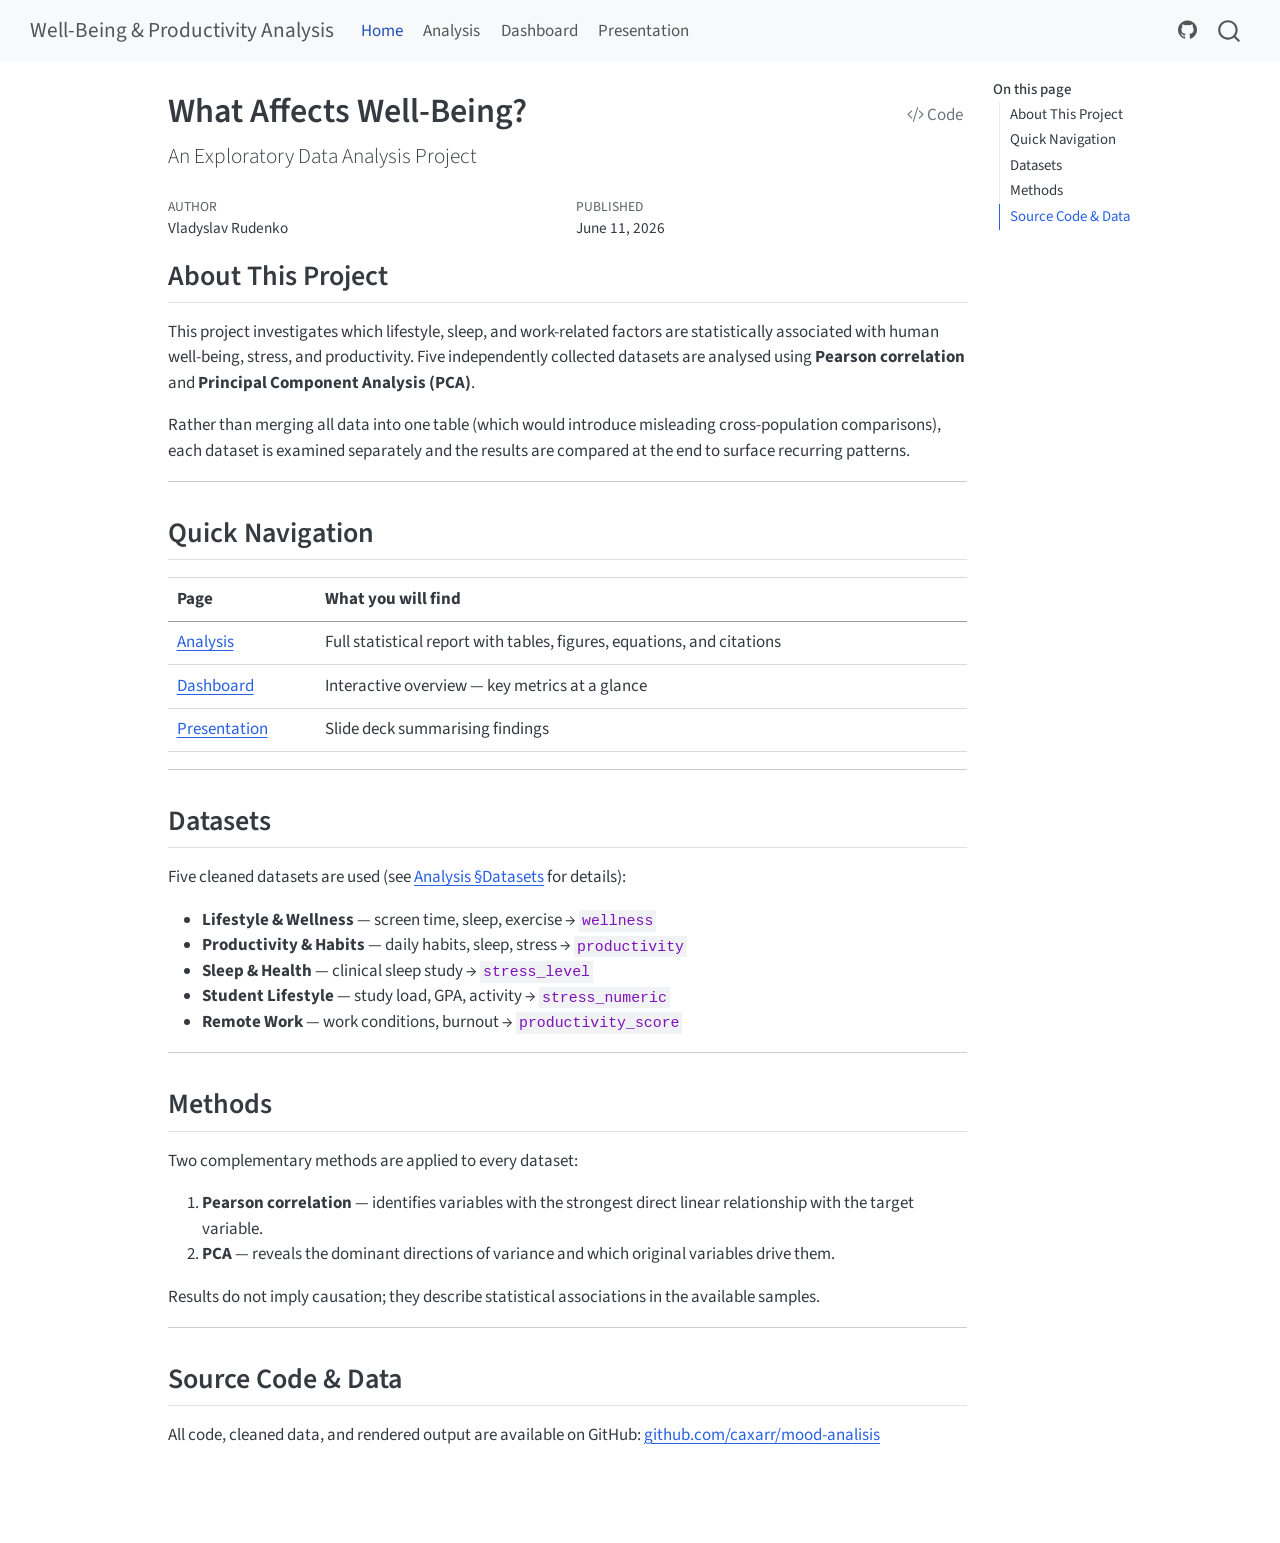
<file: docs/index.html>
<!DOCTYPE html>
<html xmlns="http://www.w3.org/1999/xhtml" lang="en" xml:lang="en"><head>

<meta charset="utf-8">
<meta name="generator" content="quarto-1.9.37">

<meta name="viewport" content="width=device-width, initial-scale=1.0, user-scalable=yes">

<meta name="author" content="Vladyslav Rudenko">
<meta name="dcterms.date" content="2026-06-11">

<title>What Affects Well-Being? – Well-Being &amp; Productivity Analysis</title>
<style>
/* Default styles provided by pandoc.
** See https://pandoc.org/MANUAL.html#variables-for-html for config info.
*/
code{white-space: pre-wrap;}
span.smallcaps{font-variant: small-caps;}
div.columns{display: flex; gap: min(4vw, 1.5em);}
div.column{flex: auto; overflow-x: auto;}
div.hanging-indent{margin-left: 1.5em; text-indent: -1.5em;}
ul.task-list{list-style: none;}
ul.task-list li input[type="checkbox"] {
  width: 0.8em;
  margin: 0 0.8em 0.2em -1em; /* quarto-specific, see https://github.com/quarto-dev/quarto-cli/issues/4556 */ 
  vertical-align: middle;
}
/* CSS for syntax highlighting */
html { -webkit-text-size-adjust: 100%; }
pre > code.sourceCode { white-space: pre; position: relative; }
pre > code.sourceCode > span { display: inline-block; line-height: 1.25; }
pre > code.sourceCode > span:empty { height: 1.2em; }
.sourceCode { overflow: visible; }
code.sourceCode > span { color: inherit; text-decoration: inherit; }
div.sourceCode { margin: 1em 0; }
pre.sourceCode { margin: 0; }
@media screen {
div.sourceCode { overflow: auto; }
}
@media print {
pre > code.sourceCode { white-space: pre-wrap; }
pre > code.sourceCode > span { text-indent: -5em; padding-left: 5em; }
}
pre.numberSource code
  { counter-reset: source-line 0; }
pre.numberSource code > span
  { position: relative; left: -4em; counter-increment: source-line; }
pre.numberSource code > span > a:first-child::before
  { content: counter(source-line);
    position: relative; left: -1em; text-align: right; vertical-align: baseline;
    border: none; display: inline-block;
    -webkit-touch-callout: none; -webkit-user-select: none;
    -khtml-user-select: none; -moz-user-select: none;
    -ms-user-select: none; user-select: none;
    padding: 0 4px; width: 4em;
  }
pre.numberSource { margin-left: 3em;  padding-left: 4px; }
div.sourceCode
  {   }
@media screen {
pre > code.sourceCode > span > a:first-child::before { text-decoration: underline; }
}
</style>


<script src="site_libs/quarto-nav/quarto-nav.js"></script>
<script src="site_libs/quarto-nav/headroom.min.js"></script>
<script src="site_libs/clipboard/clipboard.min.js"></script>
<script src="site_libs/quarto-search/autocomplete.umd.js"></script>
<script src="site_libs/quarto-search/fuse.min.js"></script>
<script src="site_libs/quarto-search/quarto-search.js"></script>
<meta name="quarto:offset" content="./">
<script src="site_libs/quarto-html/quarto.js" type="module"></script>
<script src="site_libs/quarto-html/tabsets/tabsets.js" type="module"></script>
<script src="site_libs/quarto-html/popper.min.js"></script>
<script src="site_libs/quarto-html/tippy.umd.min.js"></script>
<script src="site_libs/quarto-html/anchor.min.js"></script>
<link href="site_libs/quarto-html/tippy.css" rel="stylesheet">
<link href="site_libs/quarto-html/quarto-syntax-highlighting-7f8f88aac4f3542376d5c11b86a4c14d.css" rel="stylesheet" id="quarto-text-highlighting-styles">
<script src="site_libs/bootstrap/bootstrap.min.js"></script>
<link href="site_libs/bootstrap/bootstrap-icons.css" rel="stylesheet">
<link href="site_libs/bootstrap/bootstrap-64202ccfdf49a209d34a3fa555037ca6.min.css" rel="stylesheet" append-hash="true" id="quarto-bootstrap" data-mode="light">
<script id="quarto-search-options" type="application/json">{
  "location": "navbar",
  "copy-button": false,
  "collapse-after": 3,
  "panel-placement": "end",
  "type": "overlay",
  "limit": 50,
  "keyboard-shortcut": [
    "f",
    "/",
    "s"
  ],
  "show-item-context": false,
  "language": {
    "search-no-results-text": "No results",
    "search-matching-documents-text": "matching documents",
    "search-copy-link-title": "Copy link to search",
    "search-hide-matches-text": "Hide additional matches",
    "search-more-match-text": "more match in this document",
    "search-more-matches-text": "more matches in this document",
    "search-clear-button-title": "Clear",
    "search-text-placeholder": "",
    "search-detached-cancel-button-title": "Cancel",
    "search-submit-button-title": "Submit",
    "search-label": "Search"
  }
}</script>
<style>html{ scroll-behavior: smooth; }</style>


</head>

<body class="nav-fixed quarto-light">

<div id="quarto-search-results"></div>
  <header id="quarto-header" class="headroom fixed-top">
    <nav class="navbar navbar-expand-lg " data-bs-theme="dark">
      <div class="navbar-container container-fluid">
      <div class="navbar-brand-container mx-auto">
    <a class="navbar-brand" href="./index.html">
    <span class="navbar-title">Well-Being &amp; Productivity Analysis</span>
    </a>
  </div>
            <div id="quarto-search" class="" title="Search"></div>
          <button class="navbar-toggler" type="button" data-bs-toggle="collapse" data-bs-target="#navbarCollapse" aria-controls="navbarCollapse" role="menu" aria-expanded="false" aria-label="Toggle navigation" onclick="if (window.quartoToggleHeadroom) { window.quartoToggleHeadroom(); }">
  <span class="navbar-toggler-icon"></span>
</button>
          <div class="collapse navbar-collapse" id="navbarCollapse">
            <ul class="navbar-nav navbar-nav-scroll me-auto">
  <li class="nav-item">
    <a class="nav-link active" href="./index.html" aria-current="page"> 
<span class="menu-text">Home</span></a>
  </li>  
  <li class="nav-item">
    <a class="nav-link" href="./analysis.html"> 
<span class="menu-text">Analysis</span></a>
  </li>  
  <li class="nav-item">
    <a class="nav-link" href="./dashboard.html"> 
<span class="menu-text">Dashboard</span></a>
  </li>  
  <li class="nav-item">
    <a class="nav-link" href="./prezentation.html"> 
<span class="menu-text">Presentation</span></a>
  </li>  
</ul>
            <ul class="navbar-nav navbar-nav-scroll ms-auto">
  <li class="nav-item compact">
    <a class="nav-link" href="https://github.com/caxarr/mood-analisis"> <i class="bi bi-github" role="img">
</i> 
<span class="menu-text"></span></a>
  </li>  
</ul>
          </div> <!-- /navcollapse -->
            <div class="quarto-navbar-tools">
</div>
      </div> <!-- /container-fluid -->
    </nav>
</header>
<!-- content -->
<div id="quarto-content" class="quarto-container page-columns page-rows-contents page-layout-article page-navbar">
<!-- sidebar -->
<!-- margin-sidebar -->
    <div id="quarto-margin-sidebar" class="sidebar margin-sidebar">
        <nav id="TOC" role="doc-toc" class="toc-active">
    <h2 id="toc-title">On this page</h2>
   
  <ul>
  <li><a href="#about-this-project" id="toc-about-this-project" class="nav-link active" data-scroll-target="#about-this-project">About This Project</a></li>
  <li><a href="#quick-navigation" id="toc-quick-navigation" class="nav-link" data-scroll-target="#quick-navigation">Quick Navigation</a></li>
  <li><a href="#datasets" id="toc-datasets" class="nav-link" data-scroll-target="#datasets">Datasets</a></li>
  <li><a href="#methods" id="toc-methods" class="nav-link" data-scroll-target="#methods">Methods</a></li>
  <li><a href="#source-code-data" id="toc-source-code-data" class="nav-link" data-scroll-target="#source-code-data">Source Code &amp; Data</a></li>
  </ul>
</nav>
    </div>
<!-- main -->
<main class="content" id="quarto-document-content">

<header id="title-block-header" class="quarto-title-block default">
<div class="quarto-title">
<div class="quarto-title-block"><div><h1 class="title">What Affects Well-Being?</h1><button type="button" class="btn code-tools-button" id="quarto-code-tools-source"><i class="bi"></i> Code</button></div></div>
<p class="subtitle lead">An Exploratory Data Analysis Project</p>
</div>



<div class="quarto-title-meta">

    <div>
    <div class="quarto-title-meta-heading">Author</div>
    <div class="quarto-title-meta-contents">
             <p>Vladyslav Rudenko </p>
          </div>
  </div>
    
    <div>
    <div class="quarto-title-meta-heading">Published</div>
    <div class="quarto-title-meta-contents">
      <p class="date">June 11, 2026</p>
    </div>
  </div>
  
    
  </div>
  


</header>


<section id="about-this-project" class="level2">
<h2 class="anchored" data-anchor-id="about-this-project">About This Project</h2>
<p>This project investigates which lifestyle, sleep, and work-related factors are statistically associated with human well-being, stress, and productivity. Five independently collected datasets are analysed using <strong>Pearson correlation</strong> and <strong>Principal Component Analysis (PCA)</strong>.</p>
<p>Rather than merging all data into one table (which would introduce misleading cross-population comparisons), each dataset is examined separately and the results are compared at the end to surface recurring patterns.</p>
<hr>
</section>
<section id="quick-navigation" class="level2">
<h2 class="anchored" data-anchor-id="quick-navigation">Quick Navigation</h2>
<table class="caption-top table">
<thead>
<tr class="header">
<th>Page</th>
<th>What you will find</th>
</tr>
</thead>
<tbody>
<tr class="odd">
<td><a href="./analysis.html">Analysis</a></td>
<td>Full statistical report with tables, figures, equations, and citations</td>
</tr>
<tr class="even">
<td><a href="./dashboard.html">Dashboard</a></td>
<td>Interactive overview — key metrics at a glance</td>
</tr>
<tr class="odd">
<td><a href="./prezentation.html">Presentation</a></td>
<td>Slide deck summarising findings</td>
</tr>
</tbody>
</table>
<hr>
</section>
<section id="datasets" class="level2">
<h2 class="anchored" data-anchor-id="datasets">Datasets</h2>
<p>Five cleaned datasets are used (see <a href="./analysis.html#sec-datasets">Analysis §Datasets</a> for details):</p>
<ul>
<li><strong>Lifestyle &amp; Wellness</strong> — screen time, sleep, exercise → <code>wellness</code></li>
<li><strong>Productivity &amp; Habits</strong> — daily habits, sleep, stress → <code>productivity</code></li>
<li><strong>Sleep &amp; Health</strong> — clinical sleep study → <code>stress_level</code></li>
<li><strong>Student Lifestyle</strong> — study load, GPA, activity → <code>stress_numeric</code></li>
<li><strong>Remote Work</strong> — work conditions, burnout → <code>productivity_score</code></li>
</ul>
<hr>
</section>
<section id="methods" class="level2">
<h2 class="anchored" data-anchor-id="methods">Methods</h2>
<p>Two complementary methods are applied to every dataset:</p>
<ol type="1">
<li><strong>Pearson correlation</strong> — identifies variables with the strongest direct linear relationship with the target variable.</li>
<li><strong>PCA</strong> — reveals the dominant directions of variance and which original variables drive them.</li>
</ol>
<p>Results do not imply causation; they describe statistical associations in the available samples.</p>
<hr>
</section>
<section id="source-code-data" class="level2">
<h2 class="anchored" data-anchor-id="source-code-data">Source Code &amp; Data</h2>
<p>All code, cleaned data, and rendered output are available on GitHub: <a href="https://github.com/caxarr/mood-analisis">github.com/caxarr/mood-analisis</a></p>


<!-- -->

</section>

</main> <!-- /main -->
<script id="quarto-html-after-body" type="application/javascript">
  window.document.addEventListener("DOMContentLoaded", function (event) {
    const icon = "";
    const anchorJS = new window.AnchorJS();
    anchorJS.options = {
      placement: 'right',
      icon: icon
    };
    anchorJS.add('.anchored');
    const isCodeAnnotation = (el) => {
      for (const clz of el.classList) {
        if (clz.startsWith('code-annotation-')) {                     
          return true;
        }
      }
      return false;
    }
    const onCopySuccess = function(e) {
      // button target
      const button = e.trigger;
      // don't keep focus
      button.blur();
      // flash "checked"
      button.classList.add('code-copy-button-checked');
      var currentTitle = button.getAttribute("title");
      button.setAttribute("title", "Copied!");
      let tooltip;
      if (window.bootstrap) {
        button.setAttribute("data-bs-toggle", "tooltip");
        button.setAttribute("data-bs-placement", "left");
        button.setAttribute("data-bs-title", "Copied!");
        tooltip = new bootstrap.Tooltip(button, 
          { trigger: "manual", 
            customClass: "code-copy-button-tooltip",
            offset: [0, -8]});
        tooltip.show();    
      }
      setTimeout(function() {
        if (tooltip) {
          tooltip.hide();
          button.removeAttribute("data-bs-title");
          button.removeAttribute("data-bs-toggle");
          button.removeAttribute("data-bs-placement");
        }
        button.setAttribute("title", currentTitle);
        button.classList.remove('code-copy-button-checked');
      }, 1000);
      // clear code selection
      e.clearSelection();
    }
    const getTextToCopy = function(trigger) {
      const outerScaffold = trigger.parentElement.cloneNode(true);
      const codeEl = outerScaffold.querySelector('code');
      for (const childEl of codeEl.children) {
        if (isCodeAnnotation(childEl)) {
          childEl.remove();
        }
      }
      return codeEl.innerText;
    }
    const clipboard = new window.ClipboardJS('.code-copy-button:not([data-in-quarto-modal])', {
      text: getTextToCopy
    });
    clipboard.on('success', onCopySuccess);
    if (window.document.getElementById('quarto-embedded-source-code-modal')) {
      const clipboardModal = new window.ClipboardJS('.code-copy-button[data-in-quarto-modal]', {
        text: getTextToCopy,
        container: window.document.getElementById('quarto-embedded-source-code-modal')
      });
      clipboardModal.on('success', onCopySuccess);
    }
    const viewSource = window.document.getElementById('quarto-view-source') ||
                       window.document.getElementById('quarto-code-tools-source');
    if (viewSource) {
      const sourceUrl = viewSource.getAttribute("data-quarto-source-url");
      viewSource.addEventListener("click", function(e) {
        if (sourceUrl) {
          // rstudio viewer pane
          if (/\bcapabilities=\b/.test(window.location)) {
            window.open(sourceUrl);
          } else {
            window.location.href = sourceUrl;
          }
        } else {
          const modal = new bootstrap.Modal(document.getElementById('quarto-embedded-source-code-modal'));
          modal.show();
        }
        return false;
      });
    }
    function toggleCodeHandler(show) {
      return function(e) {
        const detailsSrc = window.document.querySelectorAll(".cell > details > .sourceCode");
        for (let i=0; i<detailsSrc.length; i++) {
          const details = detailsSrc[i].parentElement;
          if (show) {
            details.open = true;
          } else {
            details.removeAttribute("open");
          }
        }
        const cellCodeDivs = window.document.querySelectorAll(".cell > .sourceCode");
        const fromCls = show ? "hidden" : "unhidden";
        const toCls = show ? "unhidden" : "hidden";
        for (let i=0; i<cellCodeDivs.length; i++) {
          const codeDiv = cellCodeDivs[i];
          if (codeDiv.classList.contains(fromCls)) {
            codeDiv.classList.remove(fromCls);
            codeDiv.classList.add(toCls);
          } 
        }
        return false;
      }
    }
    const hideAllCode = window.document.getElementById("quarto-hide-all-code");
    if (hideAllCode) {
      hideAllCode.addEventListener("click", toggleCodeHandler(false));
    }
    const showAllCode = window.document.getElementById("quarto-show-all-code");
    if (showAllCode) {
      showAllCode.addEventListener("click", toggleCodeHandler(true));
    }
      var localhostRegex = new RegExp(/^(?:http|https):\/\/localhost\:?[0-9]*\//);
      var mailtoRegex = new RegExp(/^mailto:/);
        var filterRegex = new RegExp('/' + window.location.host + '/');
      var isInternal = (href) => {
          return filterRegex.test(href) || localhostRegex.test(href) || mailtoRegex.test(href);
      }
      // Inspect non-navigation links and adorn them if external
     var links = window.document.querySelectorAll('a[href]:not(.nav-link):not(.navbar-brand):not(.toc-action):not(.sidebar-link):not(.sidebar-item-toggle):not(.pagination-link):not(.no-external):not([aria-hidden]):not(.dropdown-item):not(.quarto-navigation-tool):not(.about-link)');
      for (var i=0; i<links.length; i++) {
        const link = links[i];
        if (!isInternal(link.href)) {
          // undo the damage that might have been done by quarto-nav.js in the case of
          // links that we want to consider external
          if (link.dataset.originalHref !== undefined) {
            link.href = link.dataset.originalHref;
          }
        }
      }
    function tippyHover(el, contentFn, onTriggerFn, onUntriggerFn) {
      const config = {
        allowHTML: true,
        maxWidth: 500,
        delay: 100,
        arrow: false,
        appendTo: function(el) {
            return el.parentElement;
        },
        interactive: true,
        interactiveBorder: 10,
        theme: 'quarto',
        placement: 'bottom-start',
      };
      if (contentFn) {
        config.content = contentFn;
      }
      if (onTriggerFn) {
        config.onTrigger = onTriggerFn;
      }
      if (onUntriggerFn) {
        config.onUntrigger = onUntriggerFn;
      }
      window.tippy(el, config); 
    }
    const noterefs = window.document.querySelectorAll('a[role="doc-noteref"]');
    for (var i=0; i<noterefs.length; i++) {
      const ref = noterefs[i];
      tippyHover(ref, function() {
        // use id or data attribute instead here
        let href = ref.getAttribute('data-footnote-href') || ref.getAttribute('href');
        try { href = new URL(href).hash; } catch {}
        const id = href.replace(/^#\/?/, "");
        const note = window.document.getElementById(id);
        if (note) {
          return note.innerHTML;
        } else {
          return "";
        }
      });
    }
    const xrefs = window.document.querySelectorAll('a.quarto-xref');
    const processXRef = (id, note) => {
      // Strip column container classes
      const stripColumnClz = (el) => {
        el.classList.remove("page-full", "page-columns");
        if (el.children) {
          for (const child of el.children) {
            stripColumnClz(child);
          }
        }
      }
      stripColumnClz(note)
      if (id === null || id.startsWith('sec-')) {
        // Special case sections, only their first couple elements
        const container = document.createElement("div");
        if (note.children && note.children.length > 2) {
          container.appendChild(note.children[0].cloneNode(true));
          for (let i = 1; i < note.children.length; i++) {
            const child = note.children[i];
            if (child.tagName === "P" && child.innerText === "") {
              continue;
            } else {
              container.appendChild(child.cloneNode(true));
              break;
            }
          }
          if (window.Quarto?.typesetMath) {
            window.Quarto.typesetMath(container);
          }
          return container.innerHTML
        } else {
          if (window.Quarto?.typesetMath) {
            window.Quarto.typesetMath(note);
          }
          return note.innerHTML;
        }
      } else {
        // Remove any anchor links if they are present
        const anchorLink = note.querySelector('a.anchorjs-link');
        if (anchorLink) {
          anchorLink.remove();
        }
        if (window.Quarto?.typesetMath) {
          window.Quarto.typesetMath(note);
        }
        if (note.classList.contains("callout")) {
          return note.outerHTML;
        } else {
          return note.innerHTML;
        }
      }
    }
    for (var i=0; i<xrefs.length; i++) {
      const xref = xrefs[i];
      tippyHover(xref, undefined, function(instance) {
        instance.disable();
        let url = xref.getAttribute('href');
        let hash = undefined; 
        if (url.startsWith('#')) {
          hash = url;
        } else {
          try { hash = new URL(url).hash; } catch {}
        }
        if (hash) {
          const id = hash.replace(/^#\/?/, "");
          const note = window.document.getElementById(id);
          if (note !== null) {
            try {
              const html = processXRef(id, note.cloneNode(true));
              instance.setContent(html);
            } finally {
              instance.enable();
              instance.show();
            }
          } else {
            // See if we can fetch this
            fetch(url.split('#')[0])
            .then(res => res.text())
            .then(html => {
              const parser = new DOMParser();
              const htmlDoc = parser.parseFromString(html, "text/html");
              const note = htmlDoc.getElementById(id);
              if (note !== null) {
                const html = processXRef(id, note);
                instance.setContent(html);
              } 
            }).finally(() => {
              instance.enable();
              instance.show();
            });
          }
        } else {
          // See if we can fetch a full url (with no hash to target)
          // This is a special case and we should probably do some content thinning / targeting
          fetch(url)
          .then(res => res.text())
          .then(html => {
            const parser = new DOMParser();
            const htmlDoc = parser.parseFromString(html, "text/html");
            const note = htmlDoc.querySelector('main.content');
            if (note !== null) {
              // This should only happen for chapter cross references
              // (since there is no id in the URL)
              // remove the first header
              if (note.children.length > 0 && note.children[0].tagName === "HEADER") {
                note.children[0].remove();
              }
              const html = processXRef(null, note);
              instance.setContent(html);
            } 
          }).finally(() => {
            instance.enable();
            instance.show();
          });
        }
      }, function(instance) {
      });
    }
        let selectedAnnoteEl;
        const selectorForAnnotation = ( cell, annotation) => {
          let cellAttr = 'data-code-cell="' + cell + '"';
          let lineAttr = 'data-code-annotation="' +  annotation + '"';
          const selector = 'span[' + cellAttr + '][' + lineAttr + ']';
          return selector;
        }
        const selectCodeLines = (annoteEl) => {
          const doc = window.document;
          const targetCell = annoteEl.getAttribute("data-target-cell");
          const targetAnnotation = annoteEl.getAttribute("data-target-annotation");
          const annoteSpan = window.document.querySelector(selectorForAnnotation(targetCell, targetAnnotation));
          const lines = annoteSpan.getAttribute("data-code-lines").split(",");
          const lineIds = lines.map((line) => {
            return targetCell + "-" + line;
          })
          let top = null;
          let height = null;
          let parent = null;
          if (lineIds.length > 0) {
              //compute the position of the single el (top and bottom and make a div)
              const el = window.document.getElementById(lineIds[0]);
              top = el.offsetTop;
              height = el.offsetHeight;
              parent = el.parentElement.parentElement;
            if (lineIds.length > 1) {
              const lastEl = window.document.getElementById(lineIds[lineIds.length - 1]);
              const bottom = lastEl.offsetTop + lastEl.offsetHeight;
              height = bottom - top;
            }
            if (top !== null && height !== null && parent !== null) {
              // cook up a div (if necessary) and position it 
              let div = window.document.getElementById("code-annotation-line-highlight");
              if (div === null) {
                div = window.document.createElement("div");
                div.setAttribute("id", "code-annotation-line-highlight");
                div.style.position = 'absolute';
                parent.appendChild(div);
              }
              div.style.top = top - 2 + "px";
              div.style.height = height + 4 + "px";
              div.style.left = 0;
              let gutterDiv = window.document.getElementById("code-annotation-line-highlight-gutter");
              if (gutterDiv === null) {
                gutterDiv = window.document.createElement("div");
                gutterDiv.setAttribute("id", "code-annotation-line-highlight-gutter");
                gutterDiv.style.position = 'absolute';
                const codeCell = window.document.getElementById(targetCell);
                const gutter = codeCell.querySelector('.code-annotation-gutter');
                gutter.appendChild(gutterDiv);
              }
              gutterDiv.style.top = top - 2 + "px";
              gutterDiv.style.height = height + 4 + "px";
            }
            selectedAnnoteEl = annoteEl;
          }
        };
        const unselectCodeLines = () => {
          const elementsIds = ["code-annotation-line-highlight", "code-annotation-line-highlight-gutter"];
          elementsIds.forEach((elId) => {
            const div = window.document.getElementById(elId);
            if (div) {
              div.remove();
            }
          });
          selectedAnnoteEl = undefined;
        };
          // Handle positioning of the toggle
      window.addEventListener(
        "resize",
        throttle(() => {
          elRect = undefined;
          if (selectedAnnoteEl) {
            selectCodeLines(selectedAnnoteEl);
          }
        }, 10)
      );
      function throttle(fn, ms) {
      let throttle = false;
      let timer;
        return (...args) => {
          if(!throttle) { // first call gets through
              fn.apply(this, args);
              throttle = true;
          } else { // all the others get throttled
              if(timer) clearTimeout(timer); // cancel #2
              timer = setTimeout(() => {
                fn.apply(this, args);
                timer = throttle = false;
              }, ms);
          }
        };
      }
        // Attach click handler to the DT
        const annoteDls = window.document.querySelectorAll('dt[data-target-cell]');
        for (const annoteDlNode of annoteDls) {
          annoteDlNode.addEventListener('click', (event) => {
            const clickedEl = event.target;
            if (clickedEl !== selectedAnnoteEl) {
              unselectCodeLines();
              const activeEl = window.document.querySelector('dt[data-target-cell].code-annotation-active');
              if (activeEl) {
                activeEl.classList.remove('code-annotation-active');
              }
              selectCodeLines(clickedEl);
              clickedEl.classList.add('code-annotation-active');
            } else {
              // Unselect the line
              unselectCodeLines();
              clickedEl.classList.remove('code-annotation-active');
            }
          });
        }
    const findCites = (el) => {
      const parentEl = el.parentElement;
      if (parentEl) {
        const cites = parentEl.dataset.cites;
        if (cites) {
          return {
            el,
            cites: cites.split(' ')
          };
        } else {
          return findCites(el.parentElement)
        }
      } else {
        return undefined;
      }
    };
    var bibliorefs = window.document.querySelectorAll('a[role="doc-biblioref"]');
    for (var i=0; i<bibliorefs.length; i++) {
      const ref = bibliorefs[i];
      const citeInfo = findCites(ref);
      if (citeInfo) {
        tippyHover(citeInfo.el, function() {
          var popup = window.document.createElement('div');
          citeInfo.cites.forEach(function(cite) {
            var citeDiv = window.document.createElement('div');
            citeDiv.classList.add('hanging-indent');
            citeDiv.classList.add('csl-entry');
            var biblioDiv = window.document.getElementById('ref-' + cite);
            if (biblioDiv) {
              citeDiv.innerHTML = biblioDiv.innerHTML;
            }
            popup.appendChild(citeDiv);
          });
          return popup.innerHTML;
        });
      }
    }
  });
  </script><div class="modal fade" id="quarto-embedded-source-code-modal" tabindex="-1" aria-labelledby="quarto-embedded-source-code-modal-label" aria-hidden="true"><div class="modal-dialog modal-dialog-scrollable"><div class="modal-content"><div class="modal-header"><h5 class="modal-title" id="quarto-embedded-source-code-modal-label">Source Code</h5><button class="btn-close" data-bs-dismiss="modal"></button></div><div class="modal-body"><div class="">
<div class="code-copy-outer-scaffold"><div class="sourceCode" id="cb1" data-shortcodes="false"><pre class="sourceCode markdown code-with-copy"><code class="sourceCode markdown"><span id="cb1-1"><a href="#cb1-1" aria-hidden="true" tabindex="-1"></a><span class="co">---</span></span>
<span id="cb1-2"><a href="#cb1-2" aria-hidden="true" tabindex="-1"></a><span class="an">title:</span><span class="co"> "What Affects Well-Being?"</span></span>
<span id="cb1-3"><a href="#cb1-3" aria-hidden="true" tabindex="-1"></a><span class="an">subtitle:</span><span class="co"> "An Exploratory Data Analysis Project"</span></span>
<span id="cb1-4"><a href="#cb1-4" aria-hidden="true" tabindex="-1"></a><span class="an">author:</span><span class="co"> "Vladyslav Rudenko"</span></span>
<span id="cb1-5"><a href="#cb1-5" aria-hidden="true" tabindex="-1"></a><span class="an">date:</span><span class="co"> last-modified</span></span>
<span id="cb1-6"><a href="#cb1-6" aria-hidden="true" tabindex="-1"></a><span class="co">---</span></span>
<span id="cb1-7"><a href="#cb1-7" aria-hidden="true" tabindex="-1"></a></span>
<span id="cb1-8"><a href="#cb1-8" aria-hidden="true" tabindex="-1"></a><span class="fu">## About This Project</span></span>
<span id="cb1-9"><a href="#cb1-9" aria-hidden="true" tabindex="-1"></a></span>
<span id="cb1-10"><a href="#cb1-10" aria-hidden="true" tabindex="-1"></a>This project investigates which lifestyle, sleep, and work-related factors</span>
<span id="cb1-11"><a href="#cb1-11" aria-hidden="true" tabindex="-1"></a>are statistically associated with human well-being, stress, and productivity.</span>
<span id="cb1-12"><a href="#cb1-12" aria-hidden="true" tabindex="-1"></a>Five independently collected datasets are analysed using **Pearson correlation**</span>
<span id="cb1-13"><a href="#cb1-13" aria-hidden="true" tabindex="-1"></a>and **Principal Component Analysis (PCA)**.</span>
<span id="cb1-14"><a href="#cb1-14" aria-hidden="true" tabindex="-1"></a></span>
<span id="cb1-15"><a href="#cb1-15" aria-hidden="true" tabindex="-1"></a>Rather than merging all data into one table (which would introduce misleading</span>
<span id="cb1-16"><a href="#cb1-16" aria-hidden="true" tabindex="-1"></a>cross-population comparisons), each dataset is examined separately and the</span>
<span id="cb1-17"><a href="#cb1-17" aria-hidden="true" tabindex="-1"></a>results are compared at the end to surface recurring patterns.</span>
<span id="cb1-18"><a href="#cb1-18" aria-hidden="true" tabindex="-1"></a></span>
<span id="cb1-19"><a href="#cb1-19" aria-hidden="true" tabindex="-1"></a>---</span>
<span id="cb1-20"><a href="#cb1-20" aria-hidden="true" tabindex="-1"></a></span>
<span id="cb1-21"><a href="#cb1-21" aria-hidden="true" tabindex="-1"></a><span class="fu">## Quick Navigation</span></span>
<span id="cb1-22"><a href="#cb1-22" aria-hidden="true" tabindex="-1"></a></span>
<span id="cb1-23"><a href="#cb1-23" aria-hidden="true" tabindex="-1"></a><span class="pp">|</span> Page <span class="pp">|</span> What you will find <span class="pp">|</span></span>
<span id="cb1-24"><a href="#cb1-24" aria-hidden="true" tabindex="-1"></a><span class="pp">|---|---|</span></span>
<span id="cb1-25"><a href="#cb1-25" aria-hidden="true" tabindex="-1"></a><span class="pp">|</span> <span class="co">[</span><span class="ot">Analysis</span><span class="co">](analysis.qmd)</span> <span class="pp">|</span> Full statistical report with tables, figures, equations, and citations <span class="pp">|</span></span>
<span id="cb1-26"><a href="#cb1-26" aria-hidden="true" tabindex="-1"></a><span class="pp">|</span> <span class="co">[</span><span class="ot">Dashboard</span><span class="co">](dashboard.qmd)</span> <span class="pp">|</span> Interactive overview — key metrics at a glance <span class="pp">|</span></span>
<span id="cb1-27"><a href="#cb1-27" aria-hidden="true" tabindex="-1"></a><span class="pp">|</span> <span class="co">[</span><span class="ot">Presentation</span><span class="co">](prezentation.qmd)</span> <span class="pp">|</span> Slide deck summarising findings <span class="pp">|</span></span>
<span id="cb1-28"><a href="#cb1-28" aria-hidden="true" tabindex="-1"></a></span>
<span id="cb1-29"><a href="#cb1-29" aria-hidden="true" tabindex="-1"></a>---</span>
<span id="cb1-30"><a href="#cb1-30" aria-hidden="true" tabindex="-1"></a></span>
<span id="cb1-31"><a href="#cb1-31" aria-hidden="true" tabindex="-1"></a><span class="fu">## Datasets</span></span>
<span id="cb1-32"><a href="#cb1-32" aria-hidden="true" tabindex="-1"></a></span>
<span id="cb1-33"><a href="#cb1-33" aria-hidden="true" tabindex="-1"></a>Five cleaned datasets are used (see <span class="co">[</span><span class="ot">Analysis §Datasets</span><span class="co">](analysis.qmd#sec-datasets)</span> for details):</span>
<span id="cb1-34"><a href="#cb1-34" aria-hidden="true" tabindex="-1"></a></span>
<span id="cb1-35"><a href="#cb1-35" aria-hidden="true" tabindex="-1"></a><span class="ss">- </span>**Lifestyle &amp; Wellness** — screen time, sleep, exercise → <span class="in">`wellness`</span></span>
<span id="cb1-36"><a href="#cb1-36" aria-hidden="true" tabindex="-1"></a><span class="ss">- </span>**Productivity &amp; Habits** — daily habits, sleep, stress → <span class="in">`productivity`</span></span>
<span id="cb1-37"><a href="#cb1-37" aria-hidden="true" tabindex="-1"></a><span class="ss">- </span>**Sleep &amp; Health** — clinical sleep study → <span class="in">`stress_level`</span></span>
<span id="cb1-38"><a href="#cb1-38" aria-hidden="true" tabindex="-1"></a><span class="ss">- </span>**Student Lifestyle** — study load, GPA, activity → <span class="in">`stress_numeric`</span></span>
<span id="cb1-39"><a href="#cb1-39" aria-hidden="true" tabindex="-1"></a><span class="ss">- </span>**Remote Work** — work conditions, burnout → <span class="in">`productivity_score`</span></span>
<span id="cb1-40"><a href="#cb1-40" aria-hidden="true" tabindex="-1"></a></span>
<span id="cb1-41"><a href="#cb1-41" aria-hidden="true" tabindex="-1"></a>---</span>
<span id="cb1-42"><a href="#cb1-42" aria-hidden="true" tabindex="-1"></a></span>
<span id="cb1-43"><a href="#cb1-43" aria-hidden="true" tabindex="-1"></a><span class="fu">## Methods</span></span>
<span id="cb1-44"><a href="#cb1-44" aria-hidden="true" tabindex="-1"></a></span>
<span id="cb1-45"><a href="#cb1-45" aria-hidden="true" tabindex="-1"></a>Two complementary methods are applied to every dataset:</span>
<span id="cb1-46"><a href="#cb1-46" aria-hidden="true" tabindex="-1"></a></span>
<span id="cb1-47"><a href="#cb1-47" aria-hidden="true" tabindex="-1"></a><span class="ss">1. </span>**Pearson correlation** — identifies variables with the strongest direct</span>
<span id="cb1-48"><a href="#cb1-48" aria-hidden="true" tabindex="-1"></a>   linear relationship with the target variable.</span>
<span id="cb1-49"><a href="#cb1-49" aria-hidden="true" tabindex="-1"></a><span class="ss">2. </span>**PCA** — reveals the dominant directions of variance and which original</span>
<span id="cb1-50"><a href="#cb1-50" aria-hidden="true" tabindex="-1"></a>   variables drive them.</span>
<span id="cb1-51"><a href="#cb1-51" aria-hidden="true" tabindex="-1"></a></span>
<span id="cb1-52"><a href="#cb1-52" aria-hidden="true" tabindex="-1"></a>Results do not imply causation; they describe statistical associations</span>
<span id="cb1-53"><a href="#cb1-53" aria-hidden="true" tabindex="-1"></a>in the available samples.</span>
<span id="cb1-54"><a href="#cb1-54" aria-hidden="true" tabindex="-1"></a></span>
<span id="cb1-55"><a href="#cb1-55" aria-hidden="true" tabindex="-1"></a>---</span>
<span id="cb1-56"><a href="#cb1-56" aria-hidden="true" tabindex="-1"></a></span>
<span id="cb1-57"><a href="#cb1-57" aria-hidden="true" tabindex="-1"></a><span class="fu">## Source Code &amp; Data</span></span>
<span id="cb1-58"><a href="#cb1-58" aria-hidden="true" tabindex="-1"></a></span>
<span id="cb1-59"><a href="#cb1-59" aria-hidden="true" tabindex="-1"></a>All code, cleaned data, and rendered output are available on GitHub:</span>
<span id="cb1-60"><a href="#cb1-60" aria-hidden="true" tabindex="-1"></a><span class="co">[</span><span class="ot">github.com/caxarr/mood-analisis</span><span class="co">](https://github.com/caxarr/mood-analisis)</span></span></code></pre></div><button title="Copy to Clipboard" class="code-copy-button" data-in-quarto-modal=""><i class="bi"></i></button></div>
</div></div></div></div></div>
</div> <!-- /content -->




<script src="site_libs/quarto-html/zenscroll-min.js"></script>
</body></html>
</file>
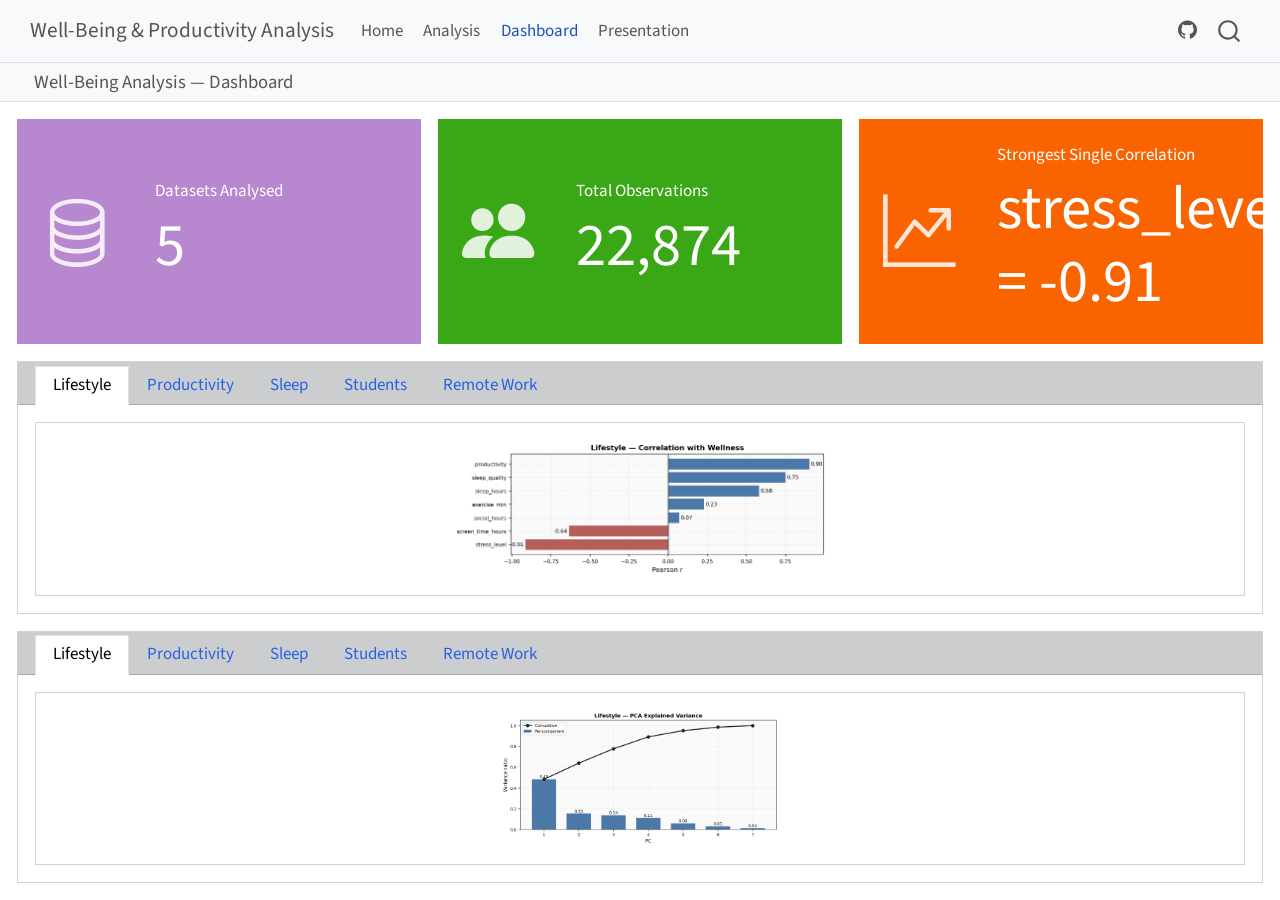
<file: docs/dashboard.html>
<!DOCTYPE html>
<html xmlns="http://www.w3.org/1999/xhtml" lang="en" xml:lang="en"><head>

<meta charset="utf-8">
<meta name="generator" content="quarto-1.9.37">

<meta name="viewport" content="width=device-width, initial-scale=1.0, user-scalable=yes">


<title>Well-Being Analysis — Dashboard – Well-Being &amp; Productivity Analysis</title>
<style>
/* Default styles provided by pandoc.
** See https://pandoc.org/MANUAL.html#variables-for-html for config info.
*/
code{white-space: pre-wrap;}
span.smallcaps{font-variant: small-caps;}
div.columns{display: flex; gap: min(4vw, 1.5em);}
div.column{flex: auto; overflow-x: auto;}
div.hanging-indent{margin-left: 1.5em; text-indent: -1.5em;}
ul.task-list{list-style: none;}
ul.task-list li input[type="checkbox"] {
  width: 0.8em;
  margin: 0 0.8em 0.2em -1em; /* quarto-specific, see https://github.com/quarto-dev/quarto-cli/issues/4556 */ 
  vertical-align: middle;
}
</style>


<script src="site_libs/quarto-nav/quarto-nav.js"></script>
<script src="site_libs/quarto-nav/headroom.min.js"></script>
<script src="site_libs/clipboard/clipboard.min.js"></script>
<script src="site_libs/quarto-search/autocomplete.umd.js"></script>
<script src="site_libs/quarto-search/fuse.min.js"></script>
<script src="site_libs/quarto-search/quarto-search.js"></script>
<meta name="quarto:offset" content="./">
<script src="site_libs/quarto-html/quarto.js" type="module"></script>
<script src="site_libs/quarto-html/tabsets/tabsets.js" type="module"></script>
<script src="site_libs/quarto-html/popper.min.js"></script>
<script src="site_libs/quarto-html/tippy.umd.min.js"></script>
<script src="site_libs/quarto-html/anchor.min.js"></script>
<link href="site_libs/quarto-html/tippy.css" rel="stylesheet">
<link href="site_libs/quarto-html/quarto-syntax-highlighting-7f8f88aac4f3542376d5c11b86a4c14d.css" rel="stylesheet" class="quarto-color-scheme" id="quarto-text-highlighting-styles">
<link href="site_libs/quarto-html/quarto-syntax-highlighting-dark-d0ae9245876894da5ac7e18953ecc5cc.css" rel="stylesheet" class="quarto-color-scheme quarto-color-alternate" id="quarto-text-highlighting-styles">
<link href="site_libs/quarto-html/quarto-syntax-highlighting-7f8f88aac4f3542376d5c11b86a4c14d.css" rel="stylesheet" class="quarto-color-scheme-extra" id="quarto-text-highlighting-styles">
<script src="site_libs/bootstrap/bootstrap.min.js"></script>
<link href="site_libs/bootstrap/bootstrap-icons.css" rel="stylesheet">
<link href="site_libs/bootstrap/bootstrap-64202ccfdf49a209d34a3fa555037ca6.min.css" rel="stylesheet" append-hash="true" class="quarto-color-scheme" id="quarto-bootstrap" data-mode="light">
<link href="site_libs/bootstrap/bootstrap-dark-64202ccfdf49a209d34a3fa555037ca6.min.css" rel="stylesheet" append-hash="true" class="quarto-color-scheme quarto-color-alternate" id="quarto-bootstrap" data-mode="light">
<link href="site_libs/bootstrap/bootstrap-64202ccfdf49a209d34a3fa555037ca6.min.css" rel="stylesheet" append-hash="true" class="quarto-color-scheme-extra" id="quarto-bootstrap" data-mode="light">
<script src="site_libs/quarto-dashboard/quarto-dashboard.js"></script>
<script src="site_libs/quarto-dashboard/stickythead.js"></script>



<script src="site_libs/quarto-dashboard/web-components.js" type="module"></script>
<script src="site_libs/quarto-dashboard/components.js"></script>

<script id="quarto-search-options" type="application/json">{
  "location": "navbar",
  "copy-button": false,
  "collapse-after": 3,
  "panel-placement": "end",
  "type": "overlay",
  "limit": 50,
  "keyboard-shortcut": [
    "f",
    "/",
    "s"
  ],
  "show-item-context": false,
  "language": {
    "search-no-results-text": "No results",
    "search-matching-documents-text": "matching documents",
    "search-copy-link-title": "Copy link to search",
    "search-hide-matches-text": "Hide additional matches",
    "search-more-match-text": "more match in this document",
    "search-more-matches-text": "more matches in this document",
    "search-clear-button-title": "Clear",
    "search-text-placeholder": "",
    "search-detached-cancel-button-title": "Cancel",
    "search-submit-button-title": "Submit",
    "search-label": "Search"
  }
}</script>


</head>

<body class="quarto-dashboard nav-fixed dashboard-fill fullcontent quarto-light">


<div id="quarto-search-results"></div>
  <header id="quarto-header" class="headroom fixed-top">
    <nav class="navbar navbar-expand-lg " data-bs-theme="dark">
      <div class="navbar-container container-fluid">
      <div class="navbar-brand-container mx-auto">
    <a class="navbar-brand" href="./index.html">
    <span class="navbar-title">Well-Being &amp; Productivity Analysis</span>
    </a>
  </div>
            <div id="quarto-search" class="" title="Search"></div>
          <button class="navbar-toggler" type="button" data-bs-toggle="collapse" data-bs-target="#navbarCollapse" aria-controls="navbarCollapse" role="menu" aria-expanded="false" aria-label="Toggle navigation" onclick="if (window.quartoToggleHeadroom) { window.quartoToggleHeadroom(); }">
  <span class="navbar-toggler-icon"></span>
</button>
          <div class="collapse navbar-collapse" id="navbarCollapse">
            <ul class="navbar-nav navbar-nav-scroll me-auto">
  <li class="nav-item">
    <a class="nav-link" href="./index.html"> 
<span class="menu-text">Home</span></a>
  </li>  
  <li class="nav-item">
    <a class="nav-link" href="./analysis.html"> 
<span class="menu-text">Analysis</span></a>
  </li>  
  <li class="nav-item">
    <a class="nav-link active" href="./dashboard.html" aria-current="page"> 
<span class="menu-text">Dashboard</span></a>
  </li>  
  <li class="nav-item">
    <a class="nav-link" href="./prezentation.html"> 
<span class="menu-text">Presentation</span></a>
  </li>  
</ul>
            <ul class="navbar-nav navbar-nav-scroll ms-auto">
  <li class="nav-item compact">
    <a class="nav-link" href="https://github.com/caxarr/mood-analisis"> <i class="bi bi-github" role="img">
</i> 
<span class="menu-text"></span></a>
  </li>  
</ul>
          </div> <!-- /navcollapse -->
            <div class="quarto-navbar-tools">
</div>
      </div> <!-- /container-fluid -->
    </nav>
<header id="quarto-dashboard-header">
<nav class="navbar navbar-expand-md slim" data-bs-theme="dark">
  <div class="navbar-container container-fluid">
    <button class="navbar-toggler hidden" type="button" data-bs-toggle="collapse" data-bs-target="#dashboard-collapse" aria-controls="dashboard-collapse" aria-expanded="false" aria-label="Toggle navigation">
      <span class="navbar-toggler-icon"></span>
    </button>    


    <div class="navbar-brand-container">


      <div class="navbar-title">
        <div class="navbar-title-text"><a href="#">Well-Being Analysis — Dashboard</a></div>
        
        
      </div>
    </div>
</div>
</nav>
</header></header>
<!-- content -->
<div id="quarto-content" class="quarto-container page-layout-custom page-navbar quarto-dashboard-content bslib-gap-spacing html-fill-container bslib-page-fill">
<!-- sidebar -->
<!-- margin-sidebar -->
<!-- main -->

<div class="bslib-grid-item html-fill-item bslib-grid" data-layout="fill" style="display: grid; grid-template-rows: minmax(3em, max-content) minmax(3em, 1fr) minmax(3em, 1fr); grid-auto-columns: minmax(0, 1fr);">
<div class="bslib-grid" style="display: grid; grid-template-columns: minmax(3em, 1fr) minmax(3em, 1fr) minmax(3em, 1fr);
grid-auto-rows: minmax(0, 1fr);">
<div class="card valuebox cell bslib-card html-fill-container bslib-value-box bg-info showcase-left-center" data-bslib-card-init="" data-require-bs-caller="card()">
<div class="card-body html-fill-item html-fill-container">
<div data-icon="database" class="html-fill-item html-fill-container value-box-grid">
<div class="value-box-showcase html-fill-item html-fill-container">

<i class="bi bi-database"></i></div>
<div class="value-box-area">
<p class="value-box-title">
Datasets Analysed
</p>
<p class="value-box-value">
5
</p>
</div>
</div>
</div>
<script data-bslib-card-init="">bslib.Card.initializeAllCards();</script></div><div class="card valuebox cell bslib-card html-fill-container bslib-value-box bg-success showcase-left-center" data-bslib-card-init="" data-require-bs-caller="card()">
<div class="card-body html-fill-item html-fill-container">
<div data-icon="people-fill" class="html-fill-item html-fill-container value-box-grid">
<div class="value-box-showcase html-fill-item html-fill-container">

<i class="bi bi-people-fill"></i></div>
<div class="value-box-area">
<p class="value-box-title">
Total Observations
</p>
<p class="value-box-value">
22,874
</p>
</div>
</div>
</div>
<script data-bslib-card-init="">bslib.Card.initializeAllCards();</script></div><div class="card valuebox cell bslib-card html-fill-container bslib-value-box bg-warning showcase-left-center" data-bslib-card-init="" data-require-bs-caller="card()">
<div class="card-body html-fill-item html-fill-container">
<div data-icon="graph-up-arrow" class="html-fill-item html-fill-container value-box-grid">
<div class="value-box-showcase html-fill-item html-fill-container">

<i class="bi bi-graph-up-arrow"></i></div>
<div class="value-box-area">
<p class="value-box-title">
Strongest Single Correlation
</p>
<p class="value-box-value">
stress_level = -0.91
</p>
</div>
</div>
</div>
<script data-bslib-card-init="">bslib.Card.initializeAllCards();</script></div>
</div>
<div class="card tabset bslib-card html-fill-container" data-bslib-card-init="" data-require-bs-caller="card()" data-full-screen="false">
<div class="card-header dashboard-card-no-title bslib-navs-card-title">

<ul class="nav nav-tabs card-header-tabs" role="tablist" data-tabsetid="card-tabset-4"><li class="nav-item" role="presentation"><a href="#card-tabset-4-1" role="tab" data-toggle="tab" data-bs-toggle="tab" data-value="Lifestyle" aria-selected="true" class="nav-link active">Lifestyle</a></li><li class="nav-item" role="presentation"><a href="#card-tabset-4-2" role="tab" data-toggle="tab" data-bs-toggle="tab" data-value="Productivity" aria-selected="false" class="nav-link">Productivity</a></li><li class="nav-item" role="presentation"><a href="#card-tabset-4-3" role="tab" data-toggle="tab" data-bs-toggle="tab" data-value="Sleep" aria-selected="false" class="nav-link">Sleep</a></li><li class="nav-item" role="presentation"><a href="#card-tabset-4-4" role="tab" data-toggle="tab" data-bs-toggle="tab" data-value="Students" aria-selected="false" class="nav-link">Students</a></li><li class="nav-item" role="presentation"><a href="#card-tabset-4-5" role="tab" data-toggle="tab" data-bs-toggle="tab" data-value="Remote Work" aria-selected="false" class="nav-link">Remote Work</a></li></ul></div>





<div class="tab-content html-fill-item html-fill-container" data-tabset-id="card-tabset-4"><div class="tab-pane active show html-fill-item html-fill-container" role="tabpanel" id="card-tabset-4-1"><div class="card-body html-fill-item html-fill-container" data-title="Lifestyle">
<div class="bslib-grid html-fill-item html-fill-container" style="display: grid; grid-template-rows: minmax(3em, 1fr); grid-auto-columns: minmax(0, 1fr);">
<div class="card cell html-fill-item html-fill-container bslib-card" data-bslib-card-init="" data-require-bs-caller="card()" data-full-screen="false">
<div class="card-body html-fill-item html-fill-container">
<div class="cell-output cell-output-display html-fill-item html-fill-container">
<img src="dashboard_files/figure-html/cell-6-output-1.png" class="quarto-dashboard-img-contain">
</div>
</div>
<bslib-tooltip placement="auto" bsoptions="[]" data-require-bs-version="5" data-require-bs-caller="tooltip()">
    <template>Expand</template>
    <span class="bslib-full-screen-enter badge rounded-pill">
        <svg xmlns="http://www.w3.org/2000/svg" viewbox="0 0 24 24" style="height:1em;width:1em;" aria-hidden="true" role="img"><path d="M20 5C20 4.4 19.6 4 19 4H13C12.4 4 12 3.6 12 3C12 2.4 12.4 2 13 2H21C21.6 2 22 2.4 22 3V11C22 11.6 21.6 12 21 12C20.4 12 20 11.6 20 11V5ZM4 19C4 19.6 4.4 20 5 20H11C11.6 20 12 20.4 12 21C12 21.6 11.6 22 11 22H3C2.4 22 2 21.6 2 21V13C2 12.4 2.4 12 3 12C3.6 12 4 12.4 4 13V19Z"></path></svg>
    </span>
</bslib-tooltip><script data-bslib-card-init="">bslib.Card.initializeAllCards();</script></div>
</div>
</div></div><div class="tab-pane html-fill-item html-fill-container" role="tabpanel" id="card-tabset-4-2"><div class="card-body html-fill-item html-fill-container" data-title="Productivity">
<div class="bslib-grid html-fill-item html-fill-container" style="display: grid; grid-template-rows: minmax(3em, 1fr); grid-auto-columns: minmax(0, 1fr);">
<div class="card cell html-fill-item html-fill-container bslib-card" data-bslib-card-init="" data-require-bs-caller="card()" data-full-screen="false">
<div class="card-body html-fill-item html-fill-container">
<div class="cell-output cell-output-display html-fill-item html-fill-container">
<img src="dashboard_files/figure-html/cell-7-output-1.png" class="quarto-dashboard-img-contain">
</div>
</div>
<bslib-tooltip placement="auto" bsoptions="[]" data-require-bs-version="5" data-require-bs-caller="tooltip()">
    <template>Expand</template>
    <span class="bslib-full-screen-enter badge rounded-pill">
        <svg xmlns="http://www.w3.org/2000/svg" viewbox="0 0 24 24" style="height:1em;width:1em;" aria-hidden="true" role="img"><path d="M20 5C20 4.4 19.6 4 19 4H13C12.4 4 12 3.6 12 3C12 2.4 12.4 2 13 2H21C21.6 2 22 2.4 22 3V11C22 11.6 21.6 12 21 12C20.4 12 20 11.6 20 11V5ZM4 19C4 19.6 4.4 20 5 20H11C11.6 20 12 20.4 12 21C12 21.6 11.6 22 11 22H3C2.4 22 2 21.6 2 21V13C2 12.4 2.4 12 3 12C3.6 12 4 12.4 4 13V19Z"></path></svg>
    </span>
</bslib-tooltip><script data-bslib-card-init="">bslib.Card.initializeAllCards();</script></div>
</div>
</div></div><div class="tab-pane html-fill-item html-fill-container" role="tabpanel" id="card-tabset-4-3"><div class="card-body html-fill-item html-fill-container" data-title="Sleep">
<div class="bslib-grid html-fill-item html-fill-container" style="display: grid; grid-template-rows: minmax(3em, 1fr); grid-auto-columns: minmax(0, 1fr);">
<div class="card cell html-fill-item html-fill-container bslib-card" data-bslib-card-init="" data-require-bs-caller="card()" data-full-screen="false">
<div class="card-body html-fill-item html-fill-container">
<div class="cell-output cell-output-display html-fill-item html-fill-container">
<img src="dashboard_files/figure-html/cell-8-output-1.png" class="quarto-dashboard-img-contain">
</div>
</div>
<bslib-tooltip placement="auto" bsoptions="[]" data-require-bs-version="5" data-require-bs-caller="tooltip()">
    <template>Expand</template>
    <span class="bslib-full-screen-enter badge rounded-pill">
        <svg xmlns="http://www.w3.org/2000/svg" viewbox="0 0 24 24" style="height:1em;width:1em;" aria-hidden="true" role="img"><path d="M20 5C20 4.4 19.6 4 19 4H13C12.4 4 12 3.6 12 3C12 2.4 12.4 2 13 2H21C21.6 2 22 2.4 22 3V11C22 11.6 21.6 12 21 12C20.4 12 20 11.6 20 11V5ZM4 19C4 19.6 4.4 20 5 20H11C11.6 20 12 20.4 12 21C12 21.6 11.6 22 11 22H3C2.4 22 2 21.6 2 21V13C2 12.4 2.4 12 3 12C3.6 12 4 12.4 4 13V19Z"></path></svg>
    </span>
</bslib-tooltip><script data-bslib-card-init="">bslib.Card.initializeAllCards();</script></div>
</div>
</div></div><div class="tab-pane html-fill-item html-fill-container" role="tabpanel" id="card-tabset-4-4"><div class="card-body html-fill-item html-fill-container" data-title="Students">
<div class="bslib-grid html-fill-item html-fill-container" style="display: grid; grid-template-rows: minmax(3em, 1fr); grid-auto-columns: minmax(0, 1fr);">
<div class="card cell html-fill-item html-fill-container bslib-card" data-bslib-card-init="" data-require-bs-caller="card()" data-full-screen="false">
<div class="card-body html-fill-item html-fill-container">
<div class="cell-output cell-output-display html-fill-item html-fill-container">
<img src="dashboard_files/figure-html/cell-9-output-1.png" class="quarto-dashboard-img-contain">
</div>
</div>
<bslib-tooltip placement="auto" bsoptions="[]" data-require-bs-version="5" data-require-bs-caller="tooltip()">
    <template>Expand</template>
    <span class="bslib-full-screen-enter badge rounded-pill">
        <svg xmlns="http://www.w3.org/2000/svg" viewbox="0 0 24 24" style="height:1em;width:1em;" aria-hidden="true" role="img"><path d="M20 5C20 4.4 19.6 4 19 4H13C12.4 4 12 3.6 12 3C12 2.4 12.4 2 13 2H21C21.6 2 22 2.4 22 3V11C22 11.6 21.6 12 21 12C20.4 12 20 11.6 20 11V5ZM4 19C4 19.6 4.4 20 5 20H11C11.6 20 12 20.4 12 21C12 21.6 11.6 22 11 22H3C2.4 22 2 21.6 2 21V13C2 12.4 2.4 12 3 12C3.6 12 4 12.4 4 13V19Z"></path></svg>
    </span>
</bslib-tooltip><script data-bslib-card-init="">bslib.Card.initializeAllCards();</script></div>
</div>
</div></div><div class="tab-pane html-fill-item html-fill-container" role="tabpanel" id="card-tabset-4-5"><div class="card-body html-fill-item html-fill-container" data-title="Remote Work">
<div class="bslib-grid html-fill-item html-fill-container" style="display: grid; grid-template-rows: minmax(3em, 1fr); grid-auto-columns: minmax(0, 1fr);">
<div class="card cell html-fill-item html-fill-container bslib-card" data-bslib-card-init="" data-require-bs-caller="card()" data-full-screen="false">
<div class="card-body html-fill-item html-fill-container">
<div class="cell-output cell-output-display html-fill-item html-fill-container">
<img src="dashboard_files/figure-html/cell-10-output-1.png" class="quarto-dashboard-img-contain">
</div>
</div>
<bslib-tooltip placement="auto" bsoptions="[]" data-require-bs-version="5" data-require-bs-caller="tooltip()">
    <template>Expand</template>
    <span class="bslib-full-screen-enter badge rounded-pill">
        <svg xmlns="http://www.w3.org/2000/svg" viewbox="0 0 24 24" style="height:1em;width:1em;" aria-hidden="true" role="img"><path d="M20 5C20 4.4 19.6 4 19 4H13C12.4 4 12 3.6 12 3C12 2.4 12.4 2 13 2H21C21.6 2 22 2.4 22 3V11C22 11.6 21.6 12 21 12C20.4 12 20 11.6 20 11V5ZM4 19C4 19.6 4.4 20 5 20H11C11.6 20 12 20.4 12 21C12 21.6 11.6 22 11 22H3C2.4 22 2 21.6 2 21V13C2 12.4 2.4 12 3 12C3.6 12 4 12.4 4 13V19Z"></path></svg>
    </span>
</bslib-tooltip><script data-bslib-card-init="">bslib.Card.initializeAllCards();</script></div>
</div>
</div></div></div><bslib-tooltip placement="auto" bsoptions="[]" data-require-bs-version="5" data-require-bs-caller="tooltip()">
    <template>Expand</template>
    <span class="bslib-full-screen-enter badge rounded-pill">
        <svg xmlns="http://www.w3.org/2000/svg" viewbox="0 0 24 24" style="height:1em;width:1em;" aria-hidden="true" role="img"><path d="M20 5C20 4.4 19.6 4 19 4H13C12.4 4 12 3.6 12 3C12 2.4 12.4 2 13 2H21C21.6 2 22 2.4 22 3V11C22 11.6 21.6 12 21 12C20.4 12 20 11.6 20 11V5ZM4 19C4 19.6 4.4 20 5 20H11C11.6 20 12 20.4 12 21C12 21.6 11.6 22 11 22H3C2.4 22 2 21.6 2 21V13C2 12.4 2.4 12 3 12C3.6 12 4 12.4 4 13V19Z"></path></svg>
    </span>
</bslib-tooltip><script data-bslib-card-init="">bslib.Card.initializeAllCards();</script></div>
<div class="card tabset bslib-card html-fill-container" data-bslib-card-init="" data-require-bs-caller="card()" data-full-screen="false">
<div class="card-header dashboard-card-no-title bslib-navs-card-title">

<ul class="nav nav-tabs card-header-tabs" role="tablist" data-tabsetid="card-tabset-10"><li class="nav-item" role="presentation"><a href="#card-tabset-10-1" role="tab" data-toggle="tab" data-bs-toggle="tab" data-value="Lifestyle" aria-selected="true" class="nav-link active">Lifestyle</a></li><li class="nav-item" role="presentation"><a href="#card-tabset-10-2" role="tab" data-toggle="tab" data-bs-toggle="tab" data-value="Productivity" aria-selected="false" class="nav-link">Productivity</a></li><li class="nav-item" role="presentation"><a href="#card-tabset-10-3" role="tab" data-toggle="tab" data-bs-toggle="tab" data-value="Sleep" aria-selected="false" class="nav-link">Sleep</a></li><li class="nav-item" role="presentation"><a href="#card-tabset-10-4" role="tab" data-toggle="tab" data-bs-toggle="tab" data-value="Students" aria-selected="false" class="nav-link">Students</a></li><li class="nav-item" role="presentation"><a href="#card-tabset-10-5" role="tab" data-toggle="tab" data-bs-toggle="tab" data-value="Remote Work" aria-selected="false" class="nav-link">Remote Work</a></li></ul></div>





<div class="tab-content html-fill-item html-fill-container" data-tabset-id="card-tabset-10"><div class="tab-pane active show html-fill-item html-fill-container" role="tabpanel" id="card-tabset-10-1"><div class="card-body html-fill-item html-fill-container" data-title="Lifestyle">
<div class="bslib-grid html-fill-item html-fill-container" style="display: grid; grid-template-rows: minmax(3em, 1fr); grid-auto-columns: minmax(0, 1fr);">
<div class="card cell html-fill-item html-fill-container bslib-card" data-bslib-card-init="" data-require-bs-caller="card()" data-full-screen="false">
<div class="card-body html-fill-item html-fill-container">
<div class="cell-output cell-output-display html-fill-item html-fill-container">
<img src="dashboard_files/figure-html/cell-11-output-1.png" class="quarto-dashboard-img-contain">
</div>
</div>
<bslib-tooltip placement="auto" bsoptions="[]" data-require-bs-version="5" data-require-bs-caller="tooltip()">
    <template>Expand</template>
    <span class="bslib-full-screen-enter badge rounded-pill">
        <svg xmlns="http://www.w3.org/2000/svg" viewbox="0 0 24 24" style="height:1em;width:1em;" aria-hidden="true" role="img"><path d="M20 5C20 4.4 19.6 4 19 4H13C12.4 4 12 3.6 12 3C12 2.4 12.4 2 13 2H21C21.6 2 22 2.4 22 3V11C22 11.6 21.6 12 21 12C20.4 12 20 11.6 20 11V5ZM4 19C4 19.6 4.4 20 5 20H11C11.6 20 12 20.4 12 21C12 21.6 11.6 22 11 22H3C2.4 22 2 21.6 2 21V13C2 12.4 2.4 12 3 12C3.6 12 4 12.4 4 13V19Z"></path></svg>
    </span>
</bslib-tooltip><script data-bslib-card-init="">bslib.Card.initializeAllCards();</script></div>
</div>
</div></div><div class="tab-pane html-fill-item html-fill-container" role="tabpanel" id="card-tabset-10-2"><div class="card-body html-fill-item html-fill-container" data-title="Productivity">
<div class="bslib-grid html-fill-item html-fill-container" style="display: grid; grid-template-rows: minmax(3em, 1fr); grid-auto-columns: minmax(0, 1fr);">
<div class="card cell html-fill-item html-fill-container bslib-card" data-bslib-card-init="" data-require-bs-caller="card()" data-full-screen="false">
<div class="card-body html-fill-item html-fill-container">
<div class="cell-output cell-output-display html-fill-item html-fill-container">
<img src="dashboard_files/figure-html/cell-12-output-1.png" class="quarto-dashboard-img-contain">
</div>
</div>
<bslib-tooltip placement="auto" bsoptions="[]" data-require-bs-version="5" data-require-bs-caller="tooltip()">
    <template>Expand</template>
    <span class="bslib-full-screen-enter badge rounded-pill">
        <svg xmlns="http://www.w3.org/2000/svg" viewbox="0 0 24 24" style="height:1em;width:1em;" aria-hidden="true" role="img"><path d="M20 5C20 4.4 19.6 4 19 4H13C12.4 4 12 3.6 12 3C12 2.4 12.4 2 13 2H21C21.6 2 22 2.4 22 3V11C22 11.6 21.6 12 21 12C20.4 12 20 11.6 20 11V5ZM4 19C4 19.6 4.4 20 5 20H11C11.6 20 12 20.4 12 21C12 21.6 11.6 22 11 22H3C2.4 22 2 21.6 2 21V13C2 12.4 2.4 12 3 12C3.6 12 4 12.4 4 13V19Z"></path></svg>
    </span>
</bslib-tooltip><script data-bslib-card-init="">bslib.Card.initializeAllCards();</script></div>
</div>
</div></div><div class="tab-pane html-fill-item html-fill-container" role="tabpanel" id="card-tabset-10-3"><div class="card-body html-fill-item html-fill-container" data-title="Sleep">
<div class="bslib-grid html-fill-item html-fill-container" style="display: grid; grid-template-rows: minmax(3em, 1fr); grid-auto-columns: minmax(0, 1fr);">
<div class="card cell html-fill-item html-fill-container bslib-card" data-bslib-card-init="" data-require-bs-caller="card()" data-full-screen="false">
<div class="card-body html-fill-item html-fill-container">
<div class="cell-output cell-output-display html-fill-item html-fill-container">
<img src="dashboard_files/figure-html/cell-13-output-1.png" class="quarto-dashboard-img-contain">
</div>
</div>
<bslib-tooltip placement="auto" bsoptions="[]" data-require-bs-version="5" data-require-bs-caller="tooltip()">
    <template>Expand</template>
    <span class="bslib-full-screen-enter badge rounded-pill">
        <svg xmlns="http://www.w3.org/2000/svg" viewbox="0 0 24 24" style="height:1em;width:1em;" aria-hidden="true" role="img"><path d="M20 5C20 4.4 19.6 4 19 4H13C12.4 4 12 3.6 12 3C12 2.4 12.4 2 13 2H21C21.6 2 22 2.4 22 3V11C22 11.6 21.6 12 21 12C20.4 12 20 11.6 20 11V5ZM4 19C4 19.6 4.4 20 5 20H11C11.6 20 12 20.4 12 21C12 21.6 11.6 22 11 22H3C2.4 22 2 21.6 2 21V13C2 12.4 2.4 12 3 12C3.6 12 4 12.4 4 13V19Z"></path></svg>
    </span>
</bslib-tooltip><script data-bslib-card-init="">bslib.Card.initializeAllCards();</script></div>
</div>
</div></div><div class="tab-pane html-fill-item html-fill-container" role="tabpanel" id="card-tabset-10-4"><div class="card-body html-fill-item html-fill-container" data-title="Students">
<div class="bslib-grid html-fill-item html-fill-container" style="display: grid; grid-template-rows: minmax(3em, 1fr); grid-auto-columns: minmax(0, 1fr);">
<div class="card cell html-fill-item html-fill-container bslib-card" data-bslib-card-init="" data-require-bs-caller="card()" data-full-screen="false">
<div class="card-body html-fill-item html-fill-container">
<div class="cell-output cell-output-display html-fill-item html-fill-container">
<img src="dashboard_files/figure-html/cell-14-output-1.png" class="quarto-dashboard-img-contain">
</div>
</div>
<bslib-tooltip placement="auto" bsoptions="[]" data-require-bs-version="5" data-require-bs-caller="tooltip()">
    <template>Expand</template>
    <span class="bslib-full-screen-enter badge rounded-pill">
        <svg xmlns="http://www.w3.org/2000/svg" viewbox="0 0 24 24" style="height:1em;width:1em;" aria-hidden="true" role="img"><path d="M20 5C20 4.4 19.6 4 19 4H13C12.4 4 12 3.6 12 3C12 2.4 12.4 2 13 2H21C21.6 2 22 2.4 22 3V11C22 11.6 21.6 12 21 12C20.4 12 20 11.6 20 11V5ZM4 19C4 19.6 4.4 20 5 20H11C11.6 20 12 20.4 12 21C12 21.6 11.6 22 11 22H3C2.4 22 2 21.6 2 21V13C2 12.4 2.4 12 3 12C3.6 12 4 12.4 4 13V19Z"></path></svg>
    </span>
</bslib-tooltip><script data-bslib-card-init="">bslib.Card.initializeAllCards();</script></div>
</div>
</div></div><div class="tab-pane html-fill-item html-fill-container" role="tabpanel" id="card-tabset-10-5"><div class="card-body html-fill-item html-fill-container" data-title="Remote Work">
<div class="bslib-grid html-fill-item html-fill-container" style="display: grid; grid-template-rows: minmax(3em, 1fr); grid-auto-columns: minmax(0, 1fr);">
<div class="card cell html-fill-item html-fill-container bslib-card" data-bslib-card-init="" data-require-bs-caller="card()" data-full-screen="false">
<div class="card-body html-fill-item html-fill-container">
<div class="cell-output cell-output-display html-fill-item html-fill-container">
<img src="dashboard_files/figure-html/cell-15-output-1.png" class="quarto-dashboard-img-contain">
</div>
</div>
<bslib-tooltip placement="auto" bsoptions="[]" data-require-bs-version="5" data-require-bs-caller="tooltip()">
    <template>Expand</template>
    <span class="bslib-full-screen-enter badge rounded-pill">
        <svg xmlns="http://www.w3.org/2000/svg" viewbox="0 0 24 24" style="height:1em;width:1em;" aria-hidden="true" role="img"><path d="M20 5C20 4.4 19.6 4 19 4H13C12.4 4 12 3.6 12 3C12 2.4 12.4 2 13 2H21C21.6 2 22 2.4 22 3V11C22 11.6 21.6 12 21 12C20.4 12 20 11.6 20 11V5ZM4 19C4 19.6 4.4 20 5 20H11C11.6 20 12 20.4 12 21C12 21.6 11.6 22 11 22H3C2.4 22 2 21.6 2 21V13C2 12.4 2.4 12 3 12C3.6 12 4 12.4 4 13V19Z"></path></svg>
    </span>
</bslib-tooltip><script data-bslib-card-init="">bslib.Card.initializeAllCards();</script></div>


<div id="3ade8a4a-fb1d-4a6c-8409-ac45482d5fc9" class="hidden html-fill-item html-fill-container">

</div>
</div>
</div></div></div><bslib-tooltip placement="auto" bsoptions="[]" data-require-bs-version="5" data-require-bs-caller="tooltip()">
    <template>Expand</template>
    <span class="bslib-full-screen-enter badge rounded-pill">
        <svg xmlns="http://www.w3.org/2000/svg" viewbox="0 0 24 24" style="height:1em;width:1em;" aria-hidden="true" role="img"><path d="M20 5C20 4.4 19.6 4 19 4H13C12.4 4 12 3.6 12 3C12 2.4 12.4 2 13 2H21C21.6 2 22 2.4 22 3V11C22 11.6 21.6 12 21 12C20.4 12 20 11.6 20 11V5ZM4 19C4 19.6 4.4 20 5 20H11C11.6 20 12 20.4 12 21C12 21.6 11.6 22 11 22H3C2.4 22 2 21.6 2 21V13C2 12.4 2.4 12 3 12C3.6 12 4 12.4 4 13V19Z"></path></svg>
    </span>
</bslib-tooltip><script data-bslib-card-init="">bslib.Card.initializeAllCards();</script></div>
</div>


<script id="quarto-html-after-body" type="application/javascript">
  window.document.addEventListener("DOMContentLoaded", function (event) {
    const icon = "";
    const anchorJS = new window.AnchorJS();
    anchorJS.options = {
      placement: 'right',
      icon: icon
    };
    anchorJS.add('.anchored');
    const isCodeAnnotation = (el) => {
      for (const clz of el.classList) {
        if (clz.startsWith('code-annotation-')) {                     
          return true;
        }
      }
      return false;
    }
    const onCopySuccess = function(e) {
      // button target
      const button = e.trigger;
      // don't keep focus
      button.blur();
      // flash "checked"
      button.classList.add('code-copy-button-checked');
      var currentTitle = button.getAttribute("title");
      button.setAttribute("title", "Copied!");
      let tooltip;
      if (window.bootstrap) {
        button.setAttribute("data-bs-toggle", "tooltip");
        button.setAttribute("data-bs-placement", "left");
        button.setAttribute("data-bs-title", "Copied!");
        tooltip = new bootstrap.Tooltip(button, 
          { trigger: "manual", 
            customClass: "code-copy-button-tooltip",
            offset: [0, -8]});
        tooltip.show();    
      }
      setTimeout(function() {
        if (tooltip) {
          tooltip.hide();
          button.removeAttribute("data-bs-title");
          button.removeAttribute("data-bs-toggle");
          button.removeAttribute("data-bs-placement");
        }
        button.setAttribute("title", currentTitle);
        button.classList.remove('code-copy-button-checked');
      }, 1000);
      // clear code selection
      e.clearSelection();
    }
    const getTextToCopy = function(trigger) {
      const outerScaffold = trigger.parentElement.cloneNode(true);
      const codeEl = outerScaffold.querySelector('code');
      for (const childEl of codeEl.children) {
        if (isCodeAnnotation(childEl)) {
          childEl.remove();
        }
      }
      return codeEl.innerText;
    }
    const clipboard = new window.ClipboardJS('.code-copy-button:not([data-in-quarto-modal])', {
      text: getTextToCopy
    });
    clipboard.on('success', onCopySuccess);
    if (window.document.getElementById('quarto-embedded-source-code-modal')) {
      const clipboardModal = new window.ClipboardJS('.code-copy-button[data-in-quarto-modal]', {
        text: getTextToCopy,
        container: window.document.getElementById('quarto-embedded-source-code-modal')
      });
      clipboardModal.on('success', onCopySuccess);
    }
      var localhostRegex = new RegExp(/^(?:http|https):\/\/localhost\:?[0-9]*\//);
      var mailtoRegex = new RegExp(/^mailto:/);
        var filterRegex = new RegExp('/' + window.location.host + '/');
      var isInternal = (href) => {
          return filterRegex.test(href) || localhostRegex.test(href) || mailtoRegex.test(href);
      }
      // Inspect non-navigation links and adorn them if external
     var links = window.document.querySelectorAll('a[href]:not(.nav-link):not(.navbar-brand):not(.toc-action):not(.sidebar-link):not(.sidebar-item-toggle):not(.pagination-link):not(.no-external):not([aria-hidden]):not(.dropdown-item):not(.quarto-navigation-tool):not(.about-link)');
      for (var i=0; i<links.length; i++) {
        const link = links[i];
        if (!isInternal(link.href)) {
          // undo the damage that might have been done by quarto-nav.js in the case of
          // links that we want to consider external
          if (link.dataset.originalHref !== undefined) {
            link.href = link.dataset.originalHref;
          }
        }
      }
    function tippyHover(el, contentFn, onTriggerFn, onUntriggerFn) {
      const config = {
        allowHTML: true,
        maxWidth: 500,
        delay: 100,
        arrow: false,
        appendTo: function(el) {
            return el.parentElement;
        },
        interactive: true,
        interactiveBorder: 10,
        theme: 'quarto',
        placement: 'bottom-start',
      };
      if (contentFn) {
        config.content = contentFn;
      }
      if (onTriggerFn) {
        config.onTrigger = onTriggerFn;
      }
      if (onUntriggerFn) {
        config.onUntrigger = onUntriggerFn;
      }
      window.tippy(el, config); 
    }
    const noterefs = window.document.querySelectorAll('a[role="doc-noteref"]');
    for (var i=0; i<noterefs.length; i++) {
      const ref = noterefs[i];
      tippyHover(ref, function() {
        // use id or data attribute instead here
        let href = ref.getAttribute('data-footnote-href') || ref.getAttribute('href');
        try { href = new URL(href).hash; } catch {}
        const id = href.replace(/^#\/?/, "");
        const note = window.document.getElementById(id);
        if (note) {
          return note.innerHTML;
        } else {
          return "";
        }
      });
    }
    const xrefs = window.document.querySelectorAll('a.quarto-xref');
    const processXRef = (id, note) => {
      // Strip column container classes
      const stripColumnClz = (el) => {
        el.classList.remove("page-full", "page-columns");
        if (el.children) {
          for (const child of el.children) {
            stripColumnClz(child);
          }
        }
      }
      stripColumnClz(note)
      if (id === null || id.startsWith('sec-')) {
        // Special case sections, only their first couple elements
        const container = document.createElement("div");
        if (note.children && note.children.length > 2) {
          container.appendChild(note.children[0].cloneNode(true));
          for (let i = 1; i < note.children.length; i++) {
            const child = note.children[i];
            if (child.tagName === "P" && child.innerText === "") {
              continue;
            } else {
              container.appendChild(child.cloneNode(true));
              break;
            }
          }
          if (window.Quarto?.typesetMath) {
            window.Quarto.typesetMath(container);
          }
          return container.innerHTML
        } else {
          if (window.Quarto?.typesetMath) {
            window.Quarto.typesetMath(note);
          }
          return note.innerHTML;
        }
      } else {
        // Remove any anchor links if they are present
        const anchorLink = note.querySelector('a.anchorjs-link');
        if (anchorLink) {
          anchorLink.remove();
        }
        if (window.Quarto?.typesetMath) {
          window.Quarto.typesetMath(note);
        }
        if (note.classList.contains("callout")) {
          return note.outerHTML;
        } else {
          return note.innerHTML;
        }
      }
    }
    for (var i=0; i<xrefs.length; i++) {
      const xref = xrefs[i];
      tippyHover(xref, undefined, function(instance) {
        instance.disable();
        let url = xref.getAttribute('href');
        let hash = undefined; 
        if (url.startsWith('#')) {
          hash = url;
        } else {
          try { hash = new URL(url).hash; } catch {}
        }
        if (hash) {
          const id = hash.replace(/^#\/?/, "");
          const note = window.document.getElementById(id);
          if (note !== null) {
            try {
              const html = processXRef(id, note.cloneNode(true));
              instance.setContent(html);
            } finally {
              instance.enable();
              instance.show();
            }
          } else {
            // See if we can fetch this
            fetch(url.split('#')[0])
            .then(res => res.text())
            .then(html => {
              const parser = new DOMParser();
              const htmlDoc = parser.parseFromString(html, "text/html");
              const note = htmlDoc.getElementById(id);
              if (note !== null) {
                const html = processXRef(id, note);
                instance.setContent(html);
              } 
            }).finally(() => {
              instance.enable();
              instance.show();
            });
          }
        } else {
          // See if we can fetch a full url (with no hash to target)
          // This is a special case and we should probably do some content thinning / targeting
          fetch(url)
          .then(res => res.text())
          .then(html => {
            const parser = new DOMParser();
            const htmlDoc = parser.parseFromString(html, "text/html");
            const note = htmlDoc.querySelector('main.content');
            if (note !== null) {
              // This should only happen for chapter cross references
              // (since there is no id in the URL)
              // remove the first header
              if (note.children.length > 0 && note.children[0].tagName === "HEADER") {
                note.children[0].remove();
              }
              const html = processXRef(null, note);
              instance.setContent(html);
            } 
          }).finally(() => {
            instance.enable();
            instance.show();
          });
        }
      }, function(instance) {
      });
    }
        let selectedAnnoteEl;
        const selectorForAnnotation = ( cell, annotation) => {
          let cellAttr = 'data-code-cell="' + cell + '"';
          let lineAttr = 'data-code-annotation="' +  annotation + '"';
          const selector = 'span[' + cellAttr + '][' + lineAttr + ']';
          return selector;
        }
        const selectCodeLines = (annoteEl) => {
          const doc = window.document;
          const targetCell = annoteEl.getAttribute("data-target-cell");
          const targetAnnotation = annoteEl.getAttribute("data-target-annotation");
          const annoteSpan = window.document.querySelector(selectorForAnnotation(targetCell, targetAnnotation));
          const lines = annoteSpan.getAttribute("data-code-lines").split(",");
          const lineIds = lines.map((line) => {
            return targetCell + "-" + line;
          })
          let top = null;
          let height = null;
          let parent = null;
          if (lineIds.length > 0) {
              //compute the position of the single el (top and bottom and make a div)
              const el = window.document.getElementById(lineIds[0]);
              top = el.offsetTop;
              height = el.offsetHeight;
              parent = el.parentElement.parentElement;
            if (lineIds.length > 1) {
              const lastEl = window.document.getElementById(lineIds[lineIds.length - 1]);
              const bottom = lastEl.offsetTop + lastEl.offsetHeight;
              height = bottom - top;
            }
            if (top !== null && height !== null && parent !== null) {
              // cook up a div (if necessary) and position it 
              let div = window.document.getElementById("code-annotation-line-highlight");
              if (div === null) {
                div = window.document.createElement("div");
                div.setAttribute("id", "code-annotation-line-highlight");
                div.style.position = 'absolute';
                parent.appendChild(div);
              }
              div.style.top = top - 2 + "px";
              div.style.height = height + 4 + "px";
              div.style.left = 0;
              let gutterDiv = window.document.getElementById("code-annotation-line-highlight-gutter");
              if (gutterDiv === null) {
                gutterDiv = window.document.createElement("div");
                gutterDiv.setAttribute("id", "code-annotation-line-highlight-gutter");
                gutterDiv.style.position = 'absolute';
                const codeCell = window.document.getElementById(targetCell);
                const gutter = codeCell.querySelector('.code-annotation-gutter');
                gutter.appendChild(gutterDiv);
              }
              gutterDiv.style.top = top - 2 + "px";
              gutterDiv.style.height = height + 4 + "px";
            }
            selectedAnnoteEl = annoteEl;
          }
        };
        const unselectCodeLines = () => {
          const elementsIds = ["code-annotation-line-highlight", "code-annotation-line-highlight-gutter"];
          elementsIds.forEach((elId) => {
            const div = window.document.getElementById(elId);
            if (div) {
              div.remove();
            }
          });
          selectedAnnoteEl = undefined;
        };
          // Handle positioning of the toggle
      window.addEventListener(
        "resize",
        throttle(() => {
          elRect = undefined;
          if (selectedAnnoteEl) {
            selectCodeLines(selectedAnnoteEl);
          }
        }, 10)
      );
      function throttle(fn, ms) {
      let throttle = false;
      let timer;
        return (...args) => {
          if(!throttle) { // first call gets through
              fn.apply(this, args);
              throttle = true;
          } else { // all the others get throttled
              if(timer) clearTimeout(timer); // cancel #2
              timer = setTimeout(() => {
                fn.apply(this, args);
                timer = throttle = false;
              }, ms);
          }
        };
      }
        // Attach click handler to the DT
        const annoteDls = window.document.querySelectorAll('dt[data-target-cell]');
        for (const annoteDlNode of annoteDls) {
          annoteDlNode.addEventListener('click', (event) => {
            const clickedEl = event.target;
            if (clickedEl !== selectedAnnoteEl) {
              unselectCodeLines();
              const activeEl = window.document.querySelector('dt[data-target-cell].code-annotation-active');
              if (activeEl) {
                activeEl.classList.remove('code-annotation-active');
              }
              selectCodeLines(clickedEl);
              clickedEl.classList.add('code-annotation-active');
            } else {
              // Unselect the line
              unselectCodeLines();
              clickedEl.classList.remove('code-annotation-active');
            }
          });
        }
    const findCites = (el) => {
      const parentEl = el.parentElement;
      if (parentEl) {
        const cites = parentEl.dataset.cites;
        if (cites) {
          return {
            el,
            cites: cites.split(' ')
          };
        } else {
          return findCites(el.parentElement)
        }
      } else {
        return undefined;
      }
    };
    var bibliorefs = window.document.querySelectorAll('a[role="doc-biblioref"]');
    for (var i=0; i<bibliorefs.length; i++) {
      const ref = bibliorefs[i];
      const citeInfo = findCites(ref);
      if (citeInfo) {
        tippyHover(citeInfo.el, function() {
          var popup = window.document.createElement('div');
          citeInfo.cites.forEach(function(cite) {
            var citeDiv = window.document.createElement('div');
            citeDiv.classList.add('hanging-indent');
            citeDiv.classList.add('csl-entry');
            var biblioDiv = window.document.getElementById('ref-' + cite);
            if (biblioDiv) {
              citeDiv.innerHTML = biblioDiv.innerHTML;
            }
            popup.appendChild(citeDiv);
          });
          return popup.innerHTML;
        });
      }
    }
  });
  </script>
</div> <!-- /content -->

<script type="application/javascript">
window.document.addEventListener("DOMContentLoaded", function (_event) {
  if (window.bslib.Card) {
    window.bslib.Card.initializeAllCards();
  }
}); 
</script>
  



</body></html>
</file>
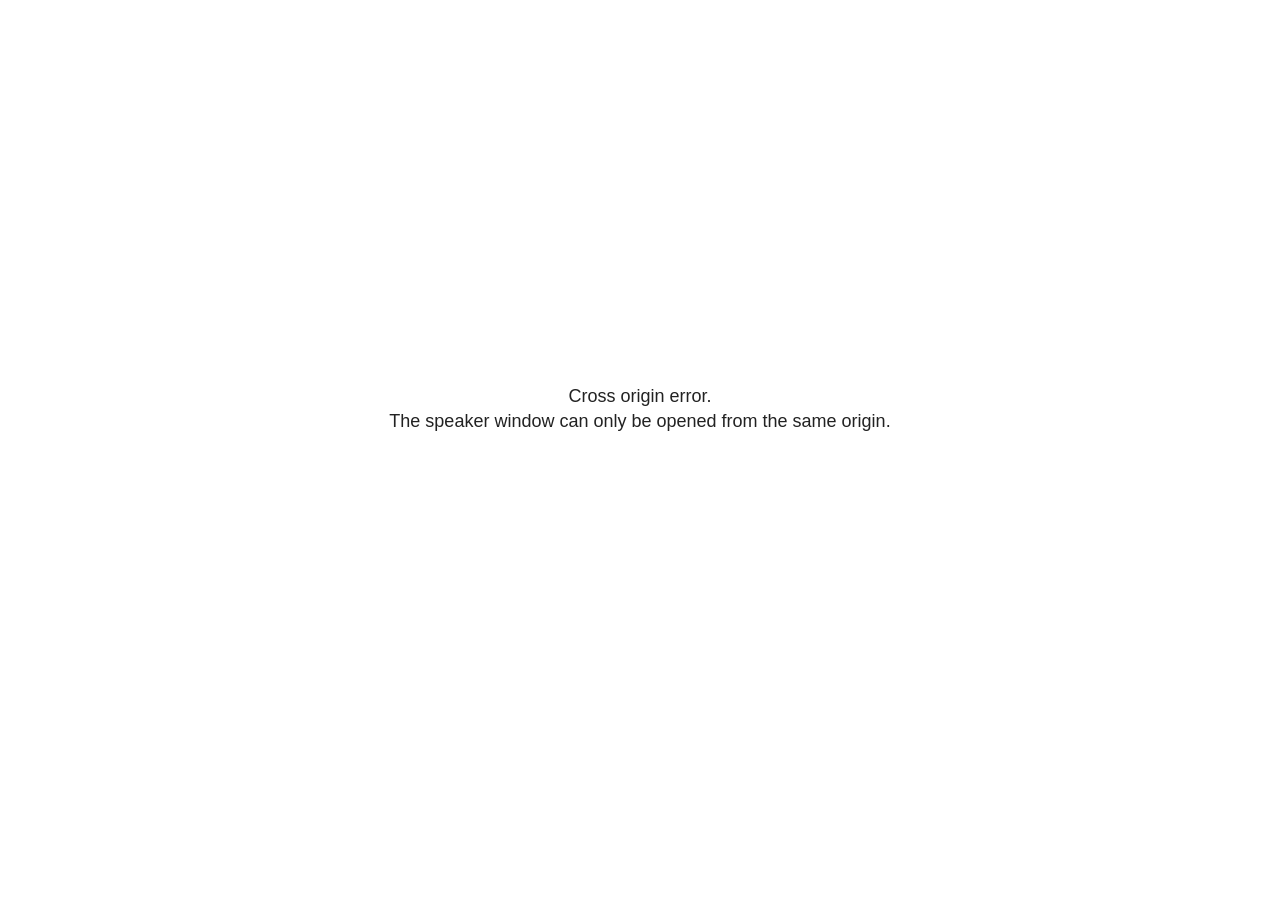
<file: docs/site_libs/revealjs/plugin/notes/speaker-view.html>
<!--
	NOTE: You need to build the notes plugin after making changes to this file.
-->
<html lang="en">
	<head>
		<meta charset="utf-8">

		<title>reveal.js - Speaker View</title>

		<style>
			body {
				font-family: Helvetica;
				font-size: 18px;
			}

			#current-slide,
			#upcoming-slide,
			#speaker-controls {
				padding: 6px;
				box-sizing: border-box;
				-moz-box-sizing: border-box;
			}

			#current-slide iframe,
			#upcoming-slide iframe {
				width: 100%;
				height: 100%;
				border: 1px solid #ddd;
			}

			#current-slide .label,
			#upcoming-slide .label {
				position: absolute;
				top: 10px;
				left: 10px;
				z-index: 2;
			}

			#connection-status {
				position: absolute;
				top: 0;
				left: 0;
				width: 100%;
				height: 100%;
				z-index: 20;
				padding: 30% 20% 20% 20%;
				font-size: 18px;
				color: #222;
				background: #fff;
				text-align: center;
				box-sizing: border-box;
				line-height: 1.4;
			}

			.overlay-element {
				height: 34px;
				line-height: 34px;
				padding: 0 10px;
				text-shadow: none;
				background: rgba( 220, 220, 220, 0.8 );
				color: #222;
				font-size: 14px;
			}

			.overlay-element.interactive:hover {
				background: rgba( 220, 220, 220, 1 );
			}

			#current-slide {
				position: absolute;
				width: 60%;
				height: 100%;
				top: 0;
				left: 0;
				padding-right: 0;
			}

			#upcoming-slide {
				position: absolute;
				width: 40%;
				height: 40%;
				right: 0;
				top: 0;
			}

			/* Speaker controls */
			#speaker-controls {
				position: absolute;
				top: 40%;
				right: 0;
				width: 40%;
				height: 60%;
				overflow: auto;
				font-size: 18px;
			}

				.speaker-controls-time.hidden,
				.speaker-controls-notes.hidden {
					display: none;
				}

				.speaker-controls-time .label,
				.speaker-controls-pace .label,
				.speaker-controls-notes .label {
					text-transform: uppercase;
					font-weight: normal;
					font-size: 0.66em;
					color: #666;
					margin: 0;
				}

				.speaker-controls-time, .speaker-controls-pace {
					border-bottom: 1px solid rgba( 200, 200, 200, 0.5 );
					margin-bottom: 10px;
					padding: 10px 16px;
					padding-bottom: 20px;
					cursor: pointer;
				}

				.speaker-controls-time .reset-button {
					opacity: 0;
					float: right;
					color: #666;
					text-decoration: none;
				}
				.speaker-controls-time:hover .reset-button {
					opacity: 1;
				}

				.speaker-controls-time .timer,
				.speaker-controls-time .clock {
					width: 50%;
				}

				.speaker-controls-time .timer,
				.speaker-controls-time .clock,
				.speaker-controls-time .pacing .hours-value,
				.speaker-controls-time .pacing .minutes-value,
				.speaker-controls-time .pacing .seconds-value {
					font-size: 1.9em;
				}

				.speaker-controls-time .timer {
					float: left;
				}

				.speaker-controls-time .clock {
					float: right;
					text-align: right;
				}

				.speaker-controls-time span.mute {
					opacity: 0.3;
				}

				.speaker-controls-time .pacing-title {
					margin-top: 5px;
				}

				.speaker-controls-time .pacing.ahead {
					color: blue;
				}

				.speaker-controls-time .pacing.on-track {
					color: green;
				}

				.speaker-controls-time .pacing.behind {
					color: red;
				}

				.speaker-controls-notes {
					padding: 10px 16px;
				}

				.speaker-controls-notes .value {
					margin-top: 5px;
					line-height: 1.4;
					font-size: 1.2em;
				}

			/* Layout selector */
			#speaker-layout {
				position: absolute;
				top: 10px;
				right: 10px;
				color: #222;
				z-index: 10;
			}
				#speaker-layout select {
					position: absolute;
					width: 100%;
					height: 100%;
					top: 0;
					left: 0;
					border: 0;
					box-shadow: 0;
					cursor: pointer;
					opacity: 0;

					font-size: 1em;
					background-color: transparent;

					-moz-appearance: none;
					-webkit-appearance: none;
					-webkit-tap-highlight-color: rgba(0, 0, 0, 0);
				}

				#speaker-layout select:focus {
					outline: none;
					box-shadow: none;
				}

			.clear {
				clear: both;
			}

			/* Speaker layout: Wide */
			body[data-speaker-layout="wide"] #current-slide,
			body[data-speaker-layout="wide"] #upcoming-slide {
				width: 50%;
				height: 45%;
				padding: 6px;
			}

			body[data-speaker-layout="wide"] #current-slide {
				top: 0;
				left: 0;
			}

			body[data-speaker-layout="wide"] #upcoming-slide {
				top: 0;
				left: 50%;
			}

			body[data-speaker-layout="wide"] #speaker-controls {
				top: 45%;
				left: 0;
				width: 100%;
				height: 50%;
				font-size: 1.25em;
			}

			/* Speaker layout: Tall */
			body[data-speaker-layout="tall"] #current-slide,
			body[data-speaker-layout="tall"] #upcoming-slide {
				width: 45%;
				height: 50%;
				padding: 6px;
			}

			body[data-speaker-layout="tall"] #current-slide {
				top: 0;
				left: 0;
			}

			body[data-speaker-layout="tall"] #upcoming-slide {
				top: 50%;
				left: 0;
			}

			body[data-speaker-layout="tall"] #speaker-controls {
				padding-top: 40px;
				top: 0;
				left: 45%;
				width: 55%;
				height: 100%;
				font-size: 1.25em;
			}

			/* Speaker layout: Notes only */
			body[data-speaker-layout="notes-only"] #current-slide,
			body[data-speaker-layout="notes-only"] #upcoming-slide {
				display: none;
			}

			body[data-speaker-layout="notes-only"] #speaker-controls {
				padding-top: 40px;
				top: 0;
				left: 0;
				width: 100%;
				height: 100%;
				font-size: 1.25em;
			}

			@media screen and (max-width: 1080px) {
				body[data-speaker-layout="default"] #speaker-controls {
					font-size: 16px;
				}
			}

			@media screen and (max-width: 900px) {
				body[data-speaker-layout="default"] #speaker-controls {
					font-size: 14px;
				}
			}

			@media screen and (max-width: 800px) {
				body[data-speaker-layout="default"] #speaker-controls {
					font-size: 12px;
				}
			}

		</style>
	</head>

	<body>

		<div id="connection-status">Loading speaker view...</div>

		<div id="current-slide"></div>
		<div id="upcoming-slide"><span class="overlay-element label">Upcoming</span></div>
		<div id="speaker-controls">
			<div class="speaker-controls-time">
				<h4 class="label">Time <span class="reset-button">Click to Reset</span></h4>
				<div class="clock">
					<span class="clock-value">0:00 AM</span>
				</div>
				<div class="timer">
					<span class="hours-value">00</span><span class="minutes-value">:00</span><span class="seconds-value">:00</span>
				</div>
				<div class="clear"></div>

				<h4 class="label pacing-title" style="display: none">Pacing – Time to finish current slide</h4>
				<div class="pacing" style="display: none">
					<span class="hours-value">00</span><span class="minutes-value">:00</span><span class="seconds-value">:00</span>
				</div>
			</div>

			<div class="speaker-controls-notes hidden">
				<h4 class="label">Notes</h4>
				<div class="value"></div>
			</div>
		</div>
		<div id="speaker-layout" class="overlay-element interactive">
			<span class="speaker-layout-label"></span>
			<select class="speaker-layout-dropdown"></select>
		</div>

		<script>

			(function() {

				var notes,
					notesValue,
					currentState,
					currentSlide,
					upcomingSlide,
					layoutLabel,
					layoutDropdown,
					pendingCalls = {},
					lastRevealApiCallId = 0,
					connected = false

				var connectionStatus = document.querySelector( '#connection-status' );

				var SPEAKER_LAYOUTS = {
					'default': 'Default',
					'wide': 'Wide',
					'tall': 'Tall',
					'notes-only': 'Notes only'
				};

				setupLayout();

				let openerOrigin;

				try {
					openerOrigin = window.opener.location.origin;
				}
				catch ( error ) { console.warn( error ) }

				// In order to prevent XSS, the speaker view will only run if its
				// opener has the same origin as itself
				if( window.location.origin !== openerOrigin ) {
					connectionStatus.innerHTML = 'Cross origin error.<br>The speaker window can only be opened from the same origin.';
					return;
				}

				var connectionTimeout = setTimeout( function() {
					connectionStatus.innerHTML = 'Error connecting to main window.<br>Please try closing and reopening the speaker view.';
				}, 5000 );

				window.addEventListener( 'message', function( event ) {

					// Validate the origin of all messages to avoid parsing messages
					// that aren't meant for us. Ignore when running off file:// so
					// that the speaker view continues to work without a web server.
					if( window.location.origin !== event.origin && window.location.origin !== 'file://' ) {
						return
					}

					clearTimeout( connectionTimeout );
					connectionStatus.style.display = 'none';

					var data = JSON.parse( event.data );

					// The overview mode is only useful to the reveal.js instance
					// where navigation occurs so we don't sync it
					if( data.state ) delete data.state.overview;

					// Messages sent by the notes plugin inside of the main window
					if( data && data.namespace === 'reveal-notes' ) {
						if( data.type === 'connect' ) {
							handleConnectMessage( data );
						}
						else if( data.type === 'state' ) {
							handleStateMessage( data );
						}
						else if( data.type === 'return' ) {
							pendingCalls[data.callId](data.result);
							delete pendingCalls[data.callId];
						}
					}
					// Messages sent by the reveal.js inside of the current slide preview
					else if( data && data.namespace === 'reveal' ) {
						if( /ready/.test( data.eventName ) ) {
							// Send a message back to notify that the handshake is complete
							window.opener.postMessage( JSON.stringify({ namespace: 'reveal-notes', type: 'connected'} ), '*' );
						}
						else if( /slidechanged|fragmentshown|fragmenthidden|paused|resumed/.test( data.eventName ) && currentState !== JSON.stringify( data.state ) ) {

							dispatchStateToMainWindow( data.state );

						}
					}

				} );

				/**
				 * Updates the presentation in the main window to match the state
				 * of the presentation in the notes window.
				 */
				const dispatchStateToMainWindow = debounce(( state ) => {
					window.opener.postMessage( JSON.stringify({ method: 'setState', args: [ state ]} ), '*' );
				}, 500);

				/**
				 * Asynchronously calls the Reveal.js API of the main frame.
				 */
				function callRevealApi( methodName, methodArguments, callback ) {

					var callId = ++lastRevealApiCallId;
					pendingCalls[callId] = callback;
					window.opener.postMessage( JSON.stringify( {
						namespace: 'reveal-notes',
						type: 'call',
						callId: callId,
						methodName: methodName,
						arguments: methodArguments
					} ), '*' );

				}

				/**
				 * Called when the main window is trying to establish a
				 * connection.
				 */
				function handleConnectMessage( data ) {

					if( connected === false ) {
						connected = true;

						setupIframes( data );
						setupKeyboard();
						setupNotes();
						setupTimer();
						setupHeartbeat();
					}

				}

				/**
				 * Called when the main window sends an updated state.
				 */
				function handleStateMessage( data ) {

					// Store the most recently set state to avoid circular loops
					// applying the same state
					currentState = JSON.stringify( data.state );

					// No need for updating the notes in case of fragment changes
					if ( data.notes ) {
						notes.classList.remove( 'hidden' );
						notesValue.style.whiteSpace = data.whitespace;
						if( data.markdown ) {
							notesValue.innerHTML = marked( data.notes );
						}
						else {
							notesValue.innerHTML = data.notes;
						}
					}
					else {
						notes.classList.add( 'hidden' );
					}

					// Update the note slides
					currentSlide.contentWindow.postMessage( JSON.stringify({ method: 'setState', args: [ data.state ] }), '*' );
					upcomingSlide.contentWindow.postMessage( JSON.stringify({ method: 'setState', args: [ data.state ] }), '*' );
					upcomingSlide.contentWindow.postMessage( JSON.stringify({ method: 'next' }), '*' );

				}

				// Limit to max one state update per X ms
				handleStateMessage = debounce( handleStateMessage, 200 );

				/**
				 * Forward keyboard events to the current slide window.
				 * This enables keyboard events to work even if focus
				 * isn't set on the current slide iframe.
				 *
				 * Block F5 default handling, it reloads and disconnects
				 * the speaker notes window.
				 */
				function setupKeyboard() {

					document.addEventListener( 'keydown', function( event ) {
						if( event.keyCode === 116 || ( event.metaKey && event.keyCode === 82 ) ) {
							event.preventDefault();
							return false;
						}
						currentSlide.contentWindow.postMessage( JSON.stringify({ method: 'triggerKey', args: [ event.keyCode ] }), '*' );
					} );

				}

				/**
				 * Creates the preview iframes.
				 */
				function setupIframes( data ) {

					var params = [
						'receiver',
						'progress=false',
						'history=false',
						'transition=none',
						'autoSlide=0',
						'backgroundTransition=none'
					].join( '&' );

					var urlSeparator = /\?/.test(data.url) ? '&' : '?';
					var hash = '#/' + data.state.indexh + '/' + data.state.indexv;
					var currentURL = data.url + urlSeparator + params + '&scrollActivationWidth=false&postMessageEvents=true' + hash;
					var upcomingURL = data.url + urlSeparator + params + '&scrollActivationWidth=false&controls=false' + hash;

					currentSlide = document.createElement( 'iframe' );
					currentSlide.setAttribute( 'width', 1280 );
					currentSlide.setAttribute( 'height', 1024 );
					currentSlide.setAttribute( 'src', currentURL );
					document.querySelector( '#current-slide' ).appendChild( currentSlide );

					upcomingSlide = document.createElement( 'iframe' );
					upcomingSlide.setAttribute( 'width', 640 );
					upcomingSlide.setAttribute( 'height', 512 );
					upcomingSlide.setAttribute( 'src', upcomingURL );
					document.querySelector( '#upcoming-slide' ).appendChild( upcomingSlide );

				}

				/**
				 * Setup the notes UI.
				 */
				function setupNotes() {

					notes = document.querySelector( '.speaker-controls-notes' );
					notesValue = document.querySelector( '.speaker-controls-notes .value' );

				}

				/**
				 * We send out a heartbeat at all times to ensure we can
				 * reconnect with the main presentation window after reloads.
				 */
				function setupHeartbeat() {

					setInterval( () => {
						window.opener.postMessage( JSON.stringify({ namespace: 'reveal-notes', type: 'heartbeat'} ), '*' );
					}, 1000 );

				}

				function getTimings( callback ) {

					callRevealApi( 'getSlidesAttributes', [], function ( slideAttributes ) {
						callRevealApi( 'getConfig', [], function ( config ) {
							var totalTime = config.totalTime;
							var minTimePerSlide = config.minimumTimePerSlide || 0;
							var defaultTiming = config.defaultTiming;
							if ((defaultTiming == null) && (totalTime == null)) {
								callback(null);
								return;
							}
							// Setting totalTime overrides defaultTiming
							if (totalTime) {
								defaultTiming = 0;
							}
							var timings = [];
							for ( var i in slideAttributes ) {
								var slide = slideAttributes[ i ];
								var timing = defaultTiming;
								if( slide.hasOwnProperty( 'data-timing' )) {
									var t = slide[ 'data-timing' ];
									timing = parseInt(t);
									if( isNaN(timing) ) {
										console.warn("Could not parse timing '" + t + "' of slide " + i + "; using default of " + defaultTiming);
										timing = defaultTiming;
									}
								}
								timings.push(timing);
							}
							if ( totalTime ) {
								// After we've allocated time to individual slides, we summarize it and
								// subtract it from the total time
								var remainingTime = totalTime - timings.reduce( function(a, b) { return a + b; }, 0 );
								// The remaining time is divided by the number of slides that have 0 seconds
								// allocated at the moment, giving the average time-per-slide on the remaining slides
								var remainingSlides = (timings.filter( function(x) { return x == 0 }) ).length
								var timePerSlide = Math.round( remainingTime / remainingSlides, 0 )
								// And now we replace every zero-value timing with that average
								timings = timings.map( function(x) { return (x==0 ? timePerSlide : x) } );
							}
							var slidesUnderMinimum = timings.filter( function(x) { return (x < minTimePerSlide) } ).length
							if ( slidesUnderMinimum ) {
								message = "The pacing time for " + slidesUnderMinimum + " slide(s) is under the configured minimum of " + minTimePerSlide + " seconds. Check the data-timing attribute on individual slides, or consider increasing the totalTime or minimumTimePerSlide configuration options (or removing some slides).";
								alert(message);
							}
							callback( timings );
						} );
					} );

				}

				/**
				 * Return the number of seconds allocated for presenting
				 * all slides up to and including this one.
				 */
				function getTimeAllocated( timings, callback ) {

					callRevealApi( 'getSlidePastCount', [], function ( currentSlide ) {
						var allocated = 0;
						for (var i in timings.slice(0, currentSlide + 1)) {
							allocated += timings[i];
						}
						callback( allocated );
					} );

				}

				/**
				 * Create the timer and clock and start updating them
				 * at an interval.
				 */
				function setupTimer() {

					var start = new Date(),
					timeEl = document.querySelector( '.speaker-controls-time' ),
					clockEl = timeEl.querySelector( '.clock-value' ),
					hoursEl = timeEl.querySelector( '.hours-value' ),
					minutesEl = timeEl.querySelector( '.minutes-value' ),
					secondsEl = timeEl.querySelector( '.seconds-value' ),
					pacingTitleEl = timeEl.querySelector( '.pacing-title' ),
					pacingEl = timeEl.querySelector( '.pacing' ),
					pacingHoursEl = pacingEl.querySelector( '.hours-value' ),
					pacingMinutesEl = pacingEl.querySelector( '.minutes-value' ),
					pacingSecondsEl = pacingEl.querySelector( '.seconds-value' );

					var timings = null;
					getTimings( function ( _timings ) {

						timings = _timings;
						if (_timings !== null) {
							pacingTitleEl.style.removeProperty('display');
							pacingEl.style.removeProperty('display');
						}

						// Update once directly
						_updateTimer();

						// Then update every second
						setInterval( _updateTimer, 1000 );

					} );


					function _resetTimer() {

						if (timings == null) {
							start = new Date();
							_updateTimer();
						}
						else {
							// Reset timer to beginning of current slide
							getTimeAllocated( timings, function ( slideEndTimingSeconds ) {
								var slideEndTiming = slideEndTimingSeconds * 1000;
								callRevealApi( 'getSlidePastCount', [], function ( currentSlide ) {
									var currentSlideTiming = timings[currentSlide] * 1000;
									var previousSlidesTiming = slideEndTiming - currentSlideTiming;
									var now = new Date();
									start = new Date(now.getTime() - previousSlidesTiming);
									_updateTimer();
								} );
							} );
						}

					}

					timeEl.addEventListener( 'click', function() {
						_resetTimer();
						return false;
					} );

					function _displayTime( hrEl, minEl, secEl, time) {

						var sign = Math.sign(time) == -1 ? "-" : "";
						time = Math.abs(Math.round(time / 1000));
						var seconds = time % 60;
						var minutes = Math.floor( time / 60 ) % 60 ;
						var hours = Math.floor( time / ( 60 * 60 )) ;
						hrEl.innerHTML = sign + zeroPadInteger( hours );
						if (hours == 0) {
							hrEl.classList.add( 'mute' );
						}
						else {
							hrEl.classList.remove( 'mute' );
						}
						minEl.innerHTML = ':' + zeroPadInteger( minutes );
						if (hours == 0 && minutes == 0) {
							minEl.classList.add( 'mute' );
						}
						else {
							minEl.classList.remove( 'mute' );
						}
						secEl.innerHTML = ':' + zeroPadInteger( seconds );
					}

					function _updateTimer() {

						var diff, hours, minutes, seconds,
						now = new Date();

						diff = now.getTime() - start.getTime();

						clockEl.innerHTML = now.toLocaleTimeString( 'en-US', { hour12: true, hour: '2-digit', minute:'2-digit' } );
						_displayTime( hoursEl, minutesEl, secondsEl, diff );
						if (timings !== null) {
							_updatePacing(diff);
						}

					}

					function _updatePacing(diff) {

						getTimeAllocated( timings, function ( slideEndTimingSeconds ) {
							var slideEndTiming = slideEndTimingSeconds * 1000;

							callRevealApi( 'getSlidePastCount', [], function ( currentSlide ) {
								var currentSlideTiming = timings[currentSlide] * 1000;
								var timeLeftCurrentSlide = slideEndTiming - diff;
								if (timeLeftCurrentSlide < 0) {
									pacingEl.className = 'pacing behind';
								}
								else if (timeLeftCurrentSlide < currentSlideTiming) {
									pacingEl.className = 'pacing on-track';
								}
								else {
									pacingEl.className = 'pacing ahead';
								}
								_displayTime( pacingHoursEl, pacingMinutesEl, pacingSecondsEl, timeLeftCurrentSlide );
							} );
						} );
					}

				}

				/**
				 * Sets up the speaker view layout and layout selector.
				 */
				function setupLayout() {

					layoutDropdown = document.querySelector( '.speaker-layout-dropdown' );
					layoutLabel = document.querySelector( '.speaker-layout-label' );

					// Render the list of available layouts
					for( var id in SPEAKER_LAYOUTS ) {
						var option = document.createElement( 'option' );
						option.setAttribute( 'value', id );
						option.textContent = SPEAKER_LAYOUTS[ id ];
						layoutDropdown.appendChild( option );
					}

					// Monitor the dropdown for changes
					layoutDropdown.addEventListener( 'change', function( event ) {

						setLayout( layoutDropdown.value );

					}, false );

					// Restore any currently persisted layout
					setLayout( getLayout() );

				}

				/**
				 * Sets a new speaker view layout. The layout is persisted
				 * in local storage.
				 */
				function setLayout( value ) {

					var title = SPEAKER_LAYOUTS[ value ];

					layoutLabel.innerHTML = 'Layout' + ( title ? ( ': ' + title ) : '' );
					layoutDropdown.value = value;

					document.body.setAttribute( 'data-speaker-layout', value );

					// Persist locally
					if( supportsLocalStorage() ) {
						window.localStorage.setItem( 'reveal-speaker-layout', value );
					}

				}

				/**
				 * Returns the ID of the most recently set speaker layout
				 * or our default layout if none has been set.
				 */
				function getLayout() {

					if( supportsLocalStorage() ) {
						var layout = window.localStorage.getItem( 'reveal-speaker-layout' );
						if( layout ) {
							return layout;
						}
					}

					// Default to the first record in the layouts hash
					for( var id in SPEAKER_LAYOUTS ) {
						return id;
					}

				}

				function supportsLocalStorage() {

					try {
						localStorage.setItem('test', 'test');
						localStorage.removeItem('test');
						return true;
					}
					catch( e ) {
						return false;
					}

				}

				function zeroPadInteger( num ) {

					var str = '00' + parseInt( num );
					return str.substring( str.length - 2 );

				}

				/**
				 * Limits the frequency at which a function can be called.
				 */
				function debounce( fn, ms ) {

					var lastTime = 0,
						timeout;

					return function() {

						var args = arguments;
						var context = this;

						clearTimeout( timeout );

						var timeSinceLastCall = Date.now() - lastTime;
						if( timeSinceLastCall > ms ) {
							fn.apply( context, args );
							lastTime = Date.now();
						}
						else {
							timeout = setTimeout( function() {
								fn.apply( context, args );
								lastTime = Date.now();
							}, ms - timeSinceLastCall );
						}

					}

				}

			})();

		</script>
	</body>
</html>
</file>
<file: docs/site_libs/quarto-html/tippy.css>
.tippy-box[data-animation=fade][data-state=hidden]{opacity:0}[data-tippy-root]{max-width:calc(100vw - 10px)}.tippy-box{position:relative;background-color:#333;color:#fff;border-radius:4px;font-size:14px;line-height:1.4;white-space:normal;outline:0;transition-property:transform,visibility,opacity}.tippy-box[data-placement^=top]>.tippy-arrow{bottom:0}.tippy-box[data-placement^=top]>.tippy-arrow:before{bottom:-7px;left:0;border-width:8px 8px 0;border-top-color:initial;transform-origin:center top}.tippy-box[data-placement^=bottom]>.tippy-arrow{top:0}.tippy-box[data-placement^=bottom]>.tippy-arrow:before{top:-7px;left:0;border-width:0 8px 8px;border-bottom-color:initial;transform-origin:center bottom}.tippy-box[data-placement^=left]>.tippy-arrow{right:0}.tippy-box[data-placement^=left]>.tippy-arrow:before{border-width:8px 0 8px 8px;border-left-color:initial;right:-7px;transform-origin:center left}.tippy-box[data-placement^=right]>.tippy-arrow{left:0}.tippy-box[data-placement^=right]>.tippy-arrow:before{left:-7px;border-width:8px 8px 8px 0;border-right-color:initial;transform-origin:center right}.tippy-box[data-inertia][data-state=visible]{transition-timing-function:cubic-bezier(.54,1.5,.38,1.11)}.tippy-arrow{width:16px;height:16px;color:#333}.tippy-arrow:before{content:"";position:absolute;border-color:transparent;border-style:solid}.tippy-content{position:relative;padding:5px 9px;z-index:1}
</file>
<file: docs/site_libs/quarto-html/quarto-syntax-highlighting-7f8f88aac4f3542376d5c11b86a4c14d.css>
/* quarto syntax highlight colors */
:root {
  --quarto-hl-ot-color: #003B4F;
  --quarto-hl-at-color: #657422;
  --quarto-hl-ss-color: #20794D;
  --quarto-hl-an-color: #5E5E5E;
  --quarto-hl-fu-color: #4758AB;
  --quarto-hl-st-color: #20794D;
  --quarto-hl-cf-color: #003B4F;
  --quarto-hl-op-color: #5E5E5E;
  --quarto-hl-er-color: #AD0000;
  --quarto-hl-bn-color: #AD0000;
  --quarto-hl-al-color: #AD0000;
  --quarto-hl-va-color: #111111;
  --quarto-hl-bu-color: inherit;
  --quarto-hl-ex-color: inherit;
  --quarto-hl-pp-color: #AD0000;
  --quarto-hl-in-color: #5E5E5E;
  --quarto-hl-vs-color: #20794D;
  --quarto-hl-wa-color: #5E5E5E;
  --quarto-hl-do-color: #5E5E5E;
  --quarto-hl-im-color: #00769E;
  --quarto-hl-ch-color: #20794D;
  --quarto-hl-dt-color: #AD0000;
  --quarto-hl-fl-color: #AD0000;
  --quarto-hl-co-color: #5E5E5E;
  --quarto-hl-cv-color: #5E5E5E;
  --quarto-hl-cn-color: #8f5902;
  --quarto-hl-sc-color: #5E5E5E;
  --quarto-hl-dv-color: #AD0000;
  --quarto-hl-kw-color: #003B4F;
}

/* other quarto variables */
:root {
  --quarto-font-monospace: SFMono-Regular, Menlo, Monaco, Consolas, "Liberation Mono", "Courier New", monospace;
}

/* syntax highlight based on Pandoc's rules */
pre > code.sourceCode > span {
  color: #003B4F;
}

code.sourceCode > span {
  color: #003B4F;
}

div.sourceCode,
div.sourceCode pre.sourceCode {
  color: #003B4F;
}

/* Normal */
code span {
  color: #003B4F;
}

/* Alert */
code span.al {
  color: #AD0000;
  font-style: inherit;
}

/* Annotation */
code span.an {
  color: #5E5E5E;
  font-style: inherit;
}

/* Attribute */
code span.at {
  color: #657422;
  font-style: inherit;
}

/* BaseN */
code span.bn {
  color: #AD0000;
  font-style: inherit;
}

/* BuiltIn */
code span.bu {
  font-style: inherit;
}

/* ControlFlow */
code span.cf {
  color: #003B4F;
  font-weight: bold;
  font-style: inherit;
}

/* Char */
code span.ch {
  color: #20794D;
  font-style: inherit;
}

/* Constant */
code span.cn {
  color: #8f5902;
  font-style: inherit;
}

/* Comment */
code span.co {
  color: #5E5E5E;
  font-style: inherit;
}

/* CommentVar */
code span.cv {
  color: #5E5E5E;
  font-style: italic;
}

/* Documentation */
code span.do {
  color: #5E5E5E;
  font-style: italic;
}

/* DataType */
code span.dt {
  color: #AD0000;
  font-style: inherit;
}

/* DecVal */
code span.dv {
  color: #AD0000;
  font-style: inherit;
}

/* Error */
code span.er {
  color: #AD0000;
  font-style: inherit;
}

/* Extension */
code span.ex {
  font-style: inherit;
}

/* Float */
code span.fl {
  color: #AD0000;
  font-style: inherit;
}

/* Function */
code span.fu {
  color: #4758AB;
  font-style: inherit;
}

/* Import */
code span.im {
  color: #00769E;
  font-style: inherit;
}

/* Information */
code span.in {
  color: #5E5E5E;
  font-style: inherit;
}

/* Keyword */
code span.kw {
  color: #003B4F;
  font-weight: bold;
  font-style: inherit;
}

/* Operator */
code span.op {
  color: #5E5E5E;
  font-style: inherit;
}

/* Other */
code span.ot {
  color: #003B4F;
  font-style: inherit;
}

/* Preprocessor */
code span.pp {
  color: #AD0000;
  font-style: inherit;
}

/* SpecialChar */
code span.sc {
  color: #5E5E5E;
  font-style: inherit;
}

/* SpecialString */
code span.ss {
  color: #20794D;
  font-style: inherit;
}

/* String */
code span.st {
  color: #20794D;
  font-style: inherit;
}

/* Variable */
code span.va {
  color: #111111;
  font-style: inherit;
}

/* VerbatimString */
code span.vs {
  color: #20794D;
  font-style: inherit;
}

/* Warning */
code span.wa {
  color: #5E5E5E;
  font-style: italic;
}

.prevent-inlining {
  content: "</";
}

/*# sourceMappingURL=789ad8cd35626ba772517505b42a116e.css.map */
</file>
<file: docs/site_libs/quarto-html/quarto-syntax-highlighting-dark-d0ae9245876894da5ac7e18953ecc5cc.css>
/* quarto syntax highlight colors */
:root {
  --quarto-hl-al-color: #f07178;
  --quarto-hl-an-color: #d4d0ab;
  --quarto-hl-at-color: #00e0e0;
  --quarto-hl-bn-color: #d4d0ab;
  --quarto-hl-bu-color: #abe338;
  --quarto-hl-ch-color: #abe338;
  --quarto-hl-co-color: #f8f8f2;
  --quarto-hl-cv-color: #ffd700;
  --quarto-hl-cn-color: #ffd700;
  --quarto-hl-cf-color: #ffa07a;
  --quarto-hl-dt-color: #ffa07a;
  --quarto-hl-dv-color: #d4d0ab;
  --quarto-hl-do-color: #f8f8f2;
  --quarto-hl-er-color: #f07178;
  --quarto-hl-ex-color: #00e0e0;
  --quarto-hl-fl-color: #d4d0ab;
  --quarto-hl-fu-color: #ffa07a;
  --quarto-hl-im-color: #abe338;
  --quarto-hl-in-color: #d4d0ab;
  --quarto-hl-kw-color: #ffa07a;
  --quarto-hl-op-color: #ffa07a;
  --quarto-hl-ot-color: #00e0e0;
  --quarto-hl-pp-color: #dcc6e0;
  --quarto-hl-re-color: #00e0e0;
  --quarto-hl-sc-color: #abe338;
  --quarto-hl-ss-color: #abe338;
  --quarto-hl-st-color: #abe338;
  --quarto-hl-va-color: #00e0e0;
  --quarto-hl-vs-color: #abe338;
  --quarto-hl-wa-color: #dcc6e0;
}

/* other quarto variables */
:root {
  --quarto-font-monospace: SFMono-Regular, Menlo, Monaco, Consolas, "Liberation Mono", "Courier New", monospace;
}

/* syntax highlight based on Pandoc's rules */
pre > code.sourceCode > span {
  color: #f8f8f2;
}

code.sourceCode > span {
  color: #f8f8f2;
}

div.sourceCode,
div.sourceCode pre.sourceCode {
  color: #f8f8f2;
}

/* Normal */
code span {
  color: #f8f8f2;
}

/* Alert */
code span.al {
  color: #f07178;
}

/* Annotation */
code span.an {
  color: #d4d0ab;
}

/* Attribute */
code span.at {
  color: #00e0e0;
}

/* BaseN */
code span.bn {
  color: #d4d0ab;
}

/* BuiltIn */
code span.bu {
  color: #abe338;
}

/* ControlFlow */
code span.cf {
  font-weight: bold;
  color: #ffa07a;
}

/* Char */
code span.ch {
  color: #abe338;
}

/* Constant */
code span.cn {
  color: #ffd700;
}

/* Comment */
code span.co {
  font-style: italic;
  color: #f8f8f2;
}

/* CommentVar */
code span.cv {
  color: #ffd700;
}

/* Documentation */
code span.do {
  color: #f8f8f2;
}

/* DataType */
code span.dt {
  color: #ffa07a;
}

/* DecVal */
code span.dv {
  color: #d4d0ab;
}

/* Error */
code span.er {
  color: #f07178;
  text-decoration: underline;
}

/* Extension */
code span.ex {
  font-weight: bold;
  color: #00e0e0;
}

/* Float */
code span.fl {
  color: #d4d0ab;
}

/* Function */
code span.fu {
  color: #ffa07a;
}

/* Import */
code span.im {
  color: #abe338;
}

/* Information */
code span.in {
  color: #d4d0ab;
}

/* Keyword */
code span.kw {
  font-weight: bold;
  color: #ffa07a;
}

/* Operator */
code span.op {
  color: #ffa07a;
}

/* Other */
code span.ot {
  color: #00e0e0;
}

/* Preprocessor */
code span.pp {
  color: #dcc6e0;
}

/* RegionMarker */
code span.re {
  background-color: #f8f8f2;
  color: #00e0e0;
}

/* SpecialChar */
code span.sc {
  color: #abe338;
}

/* SpecialString */
code span.ss {
  color: #abe338;
}

/* String */
code span.st {
  color: #abe338;
}

/* Variable */
code span.va {
  color: #00e0e0;
}

/* VerbatimString */
code span.vs {
  color: #abe338;
}

/* Warning */
code span.wa {
  color: #dcc6e0;
}

.prevent-inlining {
  content: "</";
}

/*# sourceMappingURL=e2dac9153eaf3c552d5043f9565d03d7.css.map */
</file>
